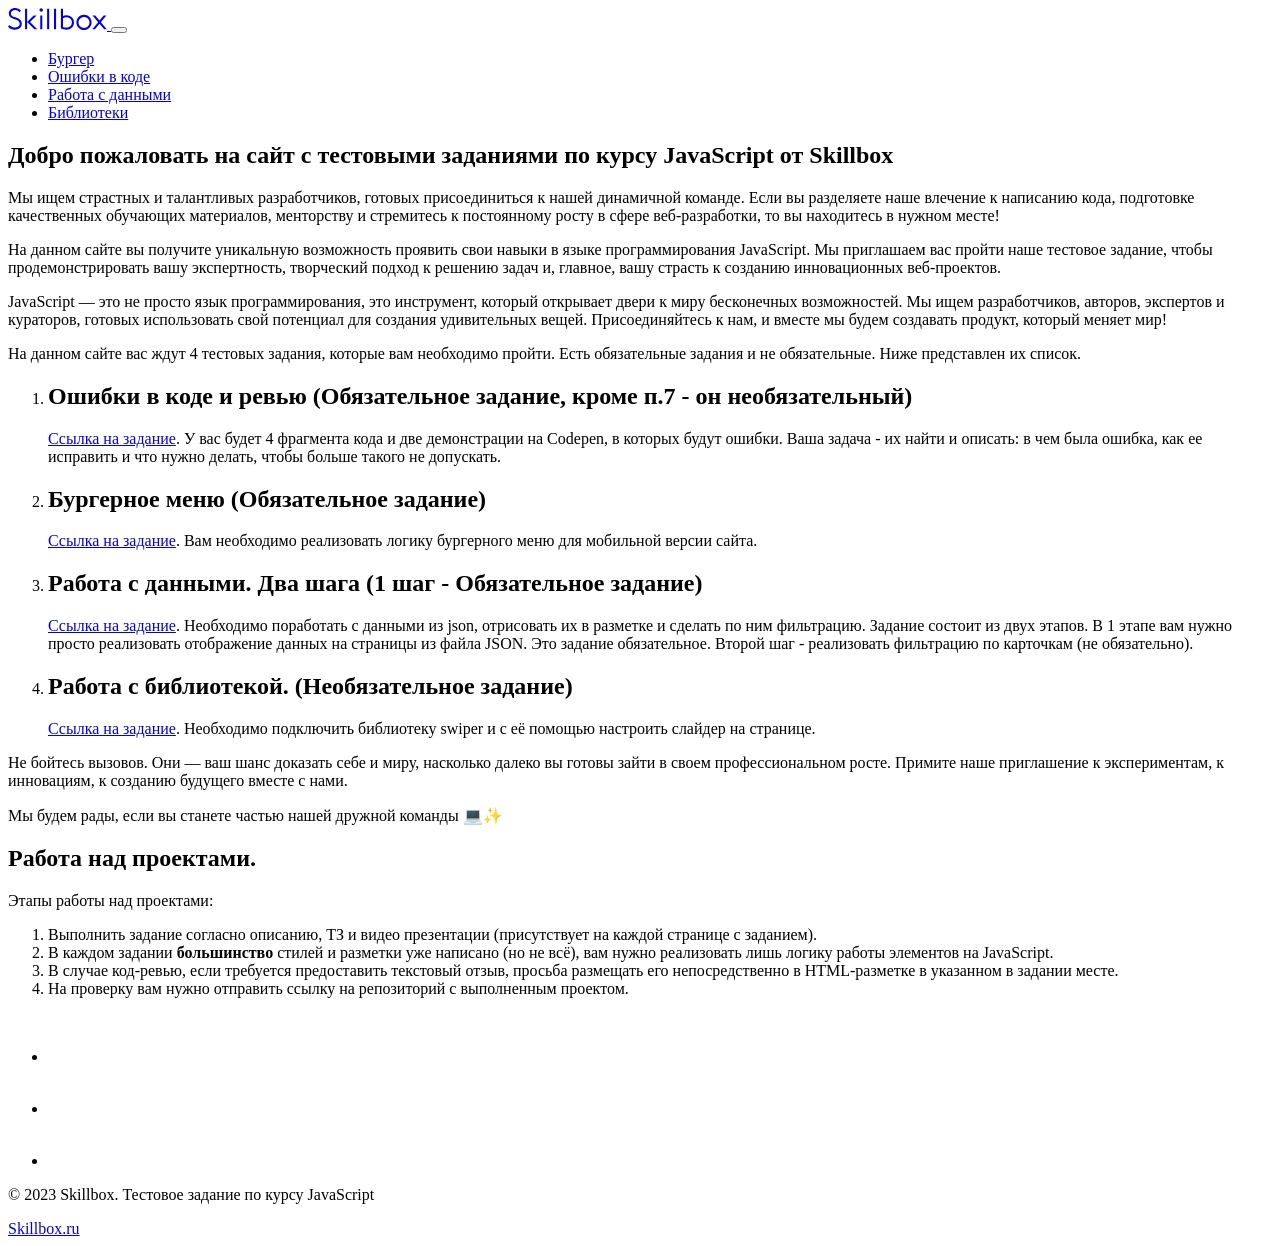
<file: index.html>
<!doctype html>
<html lang="ru">
<head>
  <meta charset="UTF-8">
  <meta name="viewport"
        content="width=device-width, user-scalable=no, initial-scale=1.0, maximum-scale=1.0, minimum-scale=1.0">
  <meta http-equiv="X-UA-Compatible" content="ie=edge">
  <link rel="apple-touch-icon" sizes="180x180" href="source/assets/favicon/apple-touch-icon.png" />
  <link rel="icon" type="image/png" sizes="32x32" href="source/assets/favicon/favicon-32x32.png" />
  <link rel="icon" type="image/png" sizes="16x16" href="source/assets/favicon/favicon-16x16.png" />
  <link rel="manifest" href="source/assets/favicon/site.webmanifest" crossorigin="use-credentials" />
  <title>Skillbox - Тестовое задание по JavaScript</title>
</head>
<body>
<div class="wrapper">
  <header class="header">
    <div class="container">
      <div class="header__content">
        <a class="header__logo link" href="index.html" aria-label="Переход на главную"
           data-header-logo="data-header-logo">
          <svg width="99" height="22" viewBox="0 0 99 22" fill="none" xmlns="http://www.w3.org/2000/svg">
            <path fill-rule="evenodd" clip-rule="evenodd"
                  d="M13.7959 15.6815C13.7959 19.1368 11.0442 21.6426 6.67334 21.6426C4.1389 21.5724 1.73709 20.4944 0 18.6476L1.46179 17.0309C2.82998 18.3336 4.43982 19.5997 6.64441 19.5997C9.0932 19.5997 11.7334 18.2264 11.7334 15.7606C11.7334 13.7126 10.1057 12.3767 6.68525 11.3233C2.78744 10.1321 0.807471 8.51546 0.807471 5.47617C0.807471 2.46836 3.35326 0 6.9805 0C9.68966 0 11.3846 1.15462 13.0344 2.63003L11.5973 4.2254C10.1508 2.94399 8.77242 2.07526 7.0809 2.07526C4.98267 2.07526 2.91166 3.42814 2.91166 5.37577C2.91166 7.14046 3.92589 8.26446 7.50633 9.36037C10.7856 10.3703 13.7959 11.9351 13.7959 15.6806V15.6815ZM31.488 1.99285C31.488 2.94049 32.256 3.70871 33.2034 3.70871C33.6584 3.70893 34.0948 3.52823 34.4165 3.20639C34.7383 2.88456 34.9189 2.44799 34.9187 1.99285C34.9187 1.04521 34.1507 0.276995 33.2034 0.276995C32.256 0.276995 31.488 1.04521 31.488 1.99285ZM48.0876 0.628674H46.0199V21.3037H48.0876V0.628674ZM52.9131 20.6155C52.9131 20.6155 54.186 21.6493 58.4267 21.6493L58.4241 21.6485C62.6104 21.6485 66.0079 18.587 66.0079 14.4042C66.0079 10.2213 62.6129 7.17183 58.4267 7.17183C57.2392 7.14003 56.0603 7.38105 54.9807 7.87634V0.628674H52.9131V20.6155ZM68.4219 14.4223C68.4216 18.607 71.8138 21.9996 75.9988 22.0001C80.184 22.0001 83.577 18.6078 83.5774 14.4229C83.5774 10.2382 80.1849 6.84586 75.9999 6.8457C71.815 6.84555 68.4222 10.2377 68.4219 14.4223ZM96.115 21.3101H98.8139L92.8468 14.2028L98.4115 7.53711H95.7279L91.5016 12.5998L87.2541 7.53711H84.5552L90.1598 14.2121L84.2344 21.3101H86.9172L91.5042 15.8152L96.115 21.3101ZM76.0118 8.89146C73.7799 8.89112 71.7675 10.2354 70.9133 12.2973C70.059 14.3593 70.531 16.7328 72.1092 18.311C73.6874 19.8892 76.061 20.3613 78.1229 19.507C80.1849 18.6527 81.5292 16.6404 81.5288 14.4085C81.5283 11.3617 79.0586 8.89193 76.0118 8.89146ZM58.4264 9.24374C57.1917 9.2611 55.9908 9.65017 54.9804 10.3602V18.8937C56.0513 19.4142 57.2378 19.6515 58.4264 19.583C61.4708 19.583 63.94 17.4556 63.94 14.4134C63.94 11.3712 61.4683 9.24289 58.4239 9.24289L58.4264 9.24374ZM39.1289 0.628906H41.1965V21.3039H39.1289V0.628906ZM26.3769 21.3055L19.1445 14.0731L25.6919 7.52148H28.6155L22.0681 14.0731L29.3005 21.3055H26.3769ZM17.0704 0.628674V21.3037H19.138V0.628674H17.0704ZM32.2422 21.3055H34.3098V7.52148H32.2422V21.3055Z"
                  fill="currentColor"/>
          </svg>
        </a>
        <button class="header__sandwich sandwich" type="button" aria-label="Переключатель отображения меню"
                aria-pressed="false" data-sandwich="data-sandwich">
          <span class="sandwich__menu"></span>
        </button>
        <nav class="main-nav" data-main-nav="nav">
          <ul class="main-nav__list">
            <li class="main-nav__item" data-nav-item="item">
              <a class="main-nav__link link link--radius-right" href="burger.html">Бургер</a>
            </li>
            <li class="main-nav__item" data-nav-item="item">
              <a class="main-nav__link link" href="review.html">Ошибки в коде</a>
            </li>
            <li class="main-nav__item" data-nav-item="item">
              <a class="main-nav__link link" href="data.html">Работа с данными</a>
            </li>
            <li class="main-nav__item" data-nav-item="item">
              <a class="main-nav__link link link--radius-small" href="library.html">Библиотеки</a>
            </li>
          </ul>
        </nav>
      </div>
    </div>
  </header>
  <main>
    <section class="page-content">
      <div class="container">
        <h1 class="page-content__title">Добро пожаловать на сайт с тестовыми заданиями по курсу JavaScript от Skillbox</h1>
        <div class="page-content__text-block">
          <p>Мы ищем страстных и талантливых разработчиков, готовых присоединиться к нашей динамичной команде. Если вы разделяете наше влечение к написанию кода, подготовке качественных обучающих материалов, менторству и стремитесь к постоянному росту в сфере веб-разработки, то вы находитесь в нужном месте!</p>
          <p>На данном сайте вы получите уникальную возможность проявить свои навыки в языке программирования JavaScript. Мы приглашаем вас пройти наше тестовое задание, чтобы продемонстрировать вашу экспертность, творческий подход к решению задач и, главное, вашу страсть к созданию инновационных веб-проектов.</p>
          <p>JavaScript — это не просто язык программирования, это инструмент, который открывает двери к миру бесконечных возможностей. Мы ищем разработчиков, авторов, экспертов и кураторов, готовых использовать свой потенциал для создания удивительных вещей. Присоединяйтесь к нам, и вместе мы будем создавать продукт, который меняет мир!</p>
          <p>На данном сайте вас ждут 4 тестовых задания, которые вам необходимо пройти. Есть обязательные задания и не обязательные. Ниже представлен их список.</p>
          <ol>
            <li>
              <h2>Ошибки в коде и ревью (Обязательное задание, кроме п.7 - он необязательный)</h2>
              <p><a href="review.html">Ссылка на задание</a>. У вас будет 4 фрагмента кода и две демонстрации на Codepen, в которых будут ошибки. Ваша задача - их найти и описать: в чем была ошибка, как ее исправить и что нужно делать, чтобы больше такого не допускать.</p>
            </li>
            <li>
              <h2>Бургерное меню (Обязательное задание)</h2>
              <p><a href="burger.html">Ссылка на задание</a>. Вам необходимо реализовать логику бургерного меню для мобильной версии сайта.</p>
            </li>
            <li>
              <h2>Работа с данными. Два шага (1 шаг - Обязательное задание)</h2>
              <p><a href="data.html">Ссылка на задание</a>. Необходимо поработать с данными из json, отрисовать их в разметке и сделать по ним фильтрацию. Задание состоит из двух этапов. В 1 этапе вам нужно просто реализовать отображение данных на страницы из файла JSON. Это задание обязательное. Второй шаг - реализовать фильтрацию по карточкам (не обязательно).</p>
            </li>
            <li>
              <h2>Работа с библиотекой. (Необязательное задание)</h2>
              <p><a href="library.html">Ссылка на задание</a>. Необходимо подключить библиотеку swiper и с её помощью настроить слайдер на странице.</p>
            </li>
          </ol>
          <p>Не бойтесь вызовов. Они — ваш шанс доказать себе и миру, насколько далеко вы готовы зайти в своем профессиональном росте. Примите наше приглашение к экспериментам, к инновациям, к созданию будущего вместе с нами.</p>
          <p>Мы будем рады, если вы станете частью нашей дружной команды 💻✨</p>
          <h2>Работа над проектами.</h2>
          <p>Этапы работы над проектами:</p>
          <ol>
            <li>Выполнить задание согласно описанию, ТЗ и видео презентации (присутствует на каждой странице с заданием).</li>
            <li>В каждом задании <b>большинство</b> стилей и разметки уже написано (но не всё), вам нужно реализовать лишь логику работы элементов на JavaScript.</li>
            <li>В случае код-ревью, если требуется предоставить текстовый отзыв, просьба размещать его непосредственно в HTML-разметке в указанном в задании месте.</li>
            <li>На проверку вам нужно отправить ссылку на репозиторий с выполненным проектом.</li>
          </ol>
        </div>
      </div>
    </section>
  </main>
  <footer class="footer">
    <div class="container">
      <ul class="social">
        <li class="social__item">
          <a class="social__link" href="https://vk.com/skillbox_education">
            <svg width="48" height="48" viewBox="0 0 48 48" fill="none" xmlns="http://www.w3.org/2000/svg">
              <path d="M25.5401 34.5796C14.6001 34.5796 8.3601 27.0796 8.1001 14.5996H13.5801C13.7601 23.7596 17.8001 27.6396 21.0001 28.4396V14.5996H26.1601V22.4996C29.3201 22.1596 32.6401 18.5596 33.7601 14.5996H38.9201C38.4981 16.6534 37.6568 18.598 36.4489 20.3118C35.241 22.0255 33.6924 23.4716 31.9001 24.5596C33.9007 25.5537 35.6678 26.9608 37.0848 28.688C38.5017 30.4152 39.5362 32.4232 40.1201 34.5796H34.4401C33.916 32.7066 32.8507 31.03 31.3777 29.7599C29.9048 28.4898 28.0898 27.6826 26.1601 27.4396V34.5796H25.5401Z"
                    fill="white"/>
            </svg>
          </a>
        </li>
        <li class="social__item">
          <a class="social__link social__link--youtube" href="https://www.youtube.com/channel/UC2FJq-Rr7v4SlKAoM7x0ZhA">
            <svg width="48" height="48" viewBox="0 0 48 48" fill="none" xmlns="http://www.w3.org/2000/svg">
              <path fill-rule="evenodd" clip-rule="evenodd"
                    d="M8.9167 9.47017C5.94592 9.61735 3.55956 11.9435 3.36676 14.9117C3.18205 17.7554 3 21.2545 3 24C3 26.7455 3.18205 30.2446 3.36676 33.0883C3.55956 36.0565 5.94592 38.3827 8.9167 38.5298C13.2186 38.743 19.3672 39 24 39C28.6328 39 34.7814 38.743 39.0833 38.5298C42.0541 38.3827 44.4404 36.0565 44.6332 33.0883C44.818 30.2446 45 26.7455 45 24C45 21.2545 44.818 17.7554 44.6332 14.9117C44.4404 11.9435 42.0541 9.61735 39.0833 9.47017C34.7814 9.25704 28.6328 9 24 9C19.3672 9 13.2186 9.25704 8.9167 9.47017ZM31.5 24L19.5 30V18L31.5 24Z"
                    fill="white"/>
            </svg>
          </a>
        </li>
        <li class="social__item">
          <a class="social__link social__link--telegram" href="tg://resolve?domain=skillboxru">
            <svg width="48" height="48" viewBox="0 0 48 48" fill="none" xmlns="http://www.w3.org/2000/svg">
              <path d="M36.9757 13.2449C37.2016 11.749 35.8135 10.5683 34.5155 11.1523L8.66123 22.7833C7.73035 23.2021 7.79844 24.6468 8.76391 24.9618L14.0957 26.7015C15.1133 27.0336 16.2152 26.8619 17.1038 26.2329L29.1246 17.7234C29.4871 17.4668 29.8822 17.9949 29.5725 18.322L20.9197 27.4629C20.0803 28.3496 20.2469 29.8521 21.2566 30.5009L30.9444 36.7257C32.0309 37.4239 33.4288 36.7225 33.632 35.3771L36.9757 13.2449Z"
                    fill="white"/>
            </svg>
          </a>
        </li>
      </ul>
      <p class="footer__copyright">© 2023 Skillbox. Тестовое&nbsp;задание&nbsp;по&nbsp;курсу&nbsp;JavaScript</p>
      <a class="footer__link" target="_blank" href="https://skillbox.ru">Skillbox.ru</a>
    </div>
  </footer>
</div>
<script type="module" src="source/script/main.js"></script>
</body>
</html>
</file>
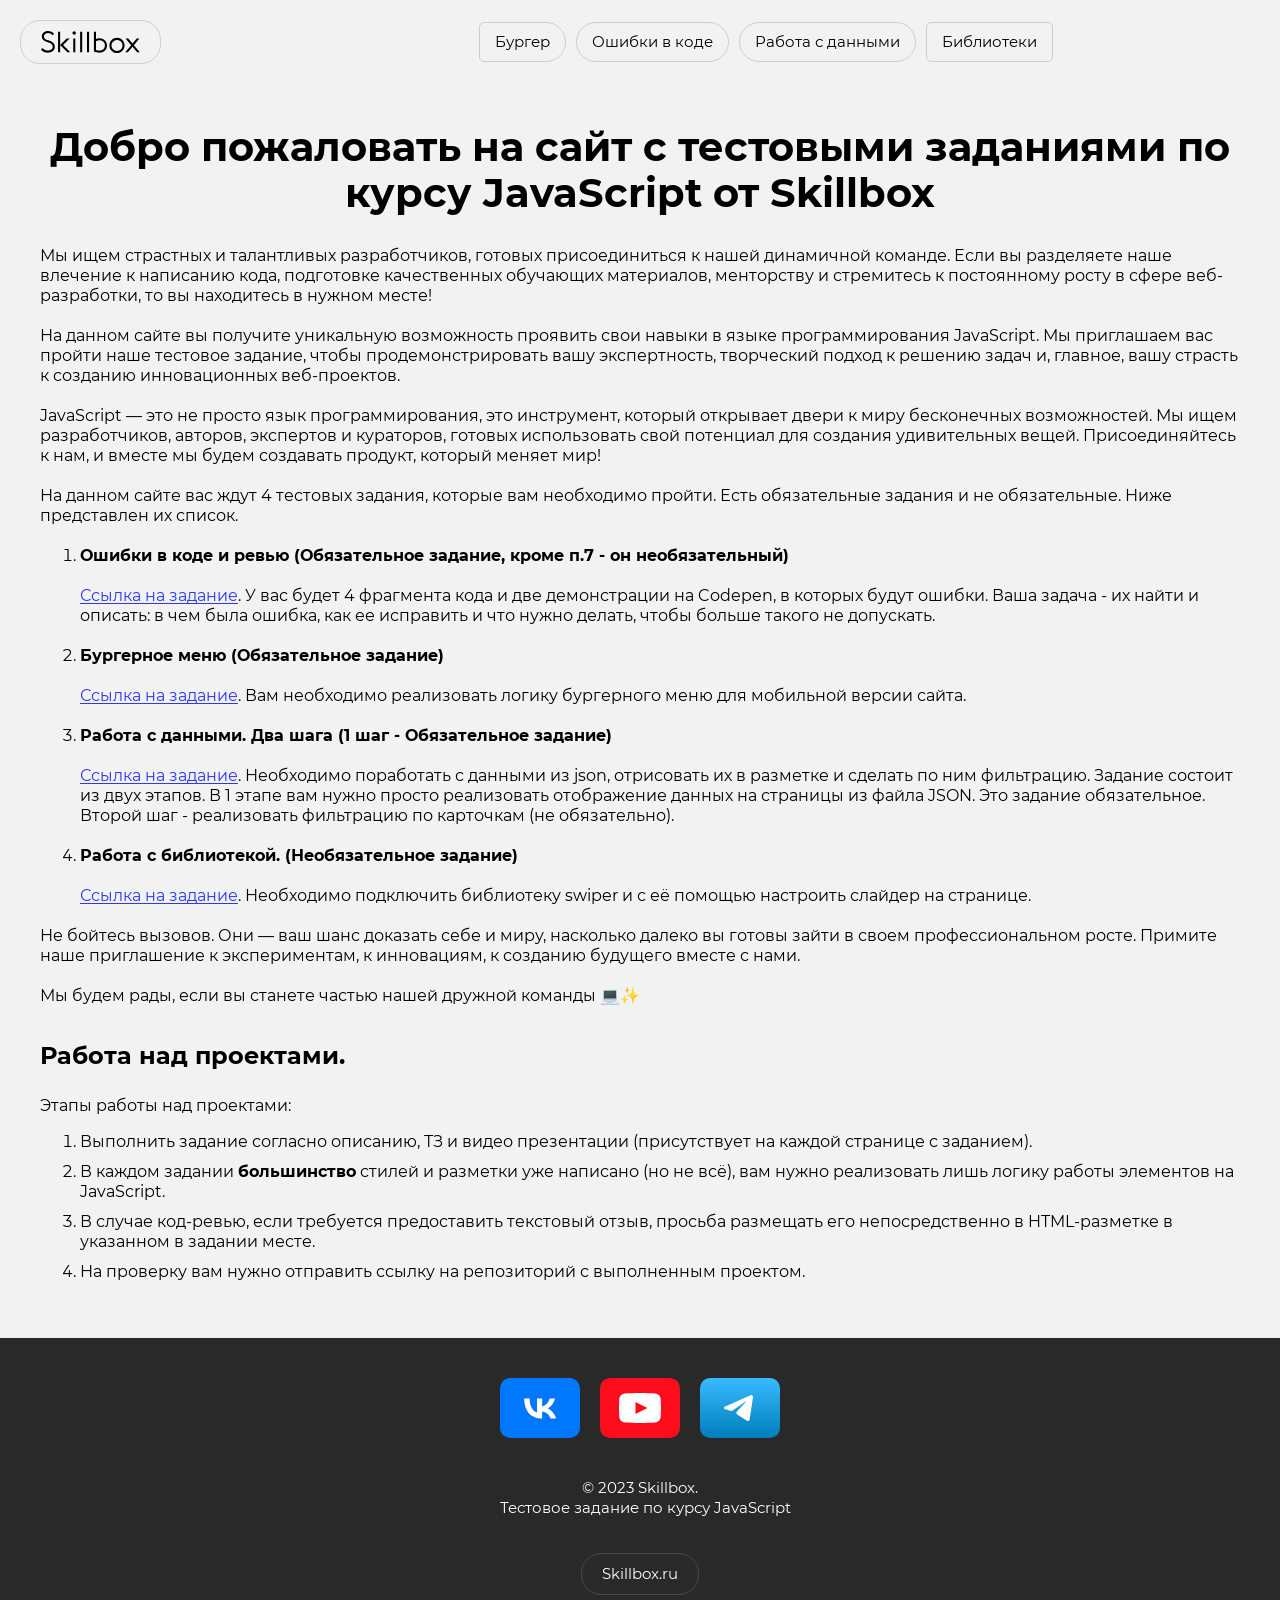
<file: docs/index.html>
<!doctype html>
<html lang="ru">
<head>
  <meta charset="UTF-8">
  <meta name="viewport"
        content="width=device-width, user-scalable=no, initial-scale=1.0, maximum-scale=1.0, minimum-scale=1.0">
  <meta http-equiv="X-UA-Compatible" content="ie=edge">
  <link rel="apple-touch-icon" sizes="180x180" href="./assets/apple-touch-icon-CLQ2KQKN.png" />
  <link rel="icon" type="image/png" sizes="32x32" href="./assets/favicon-32x32-XQFJK32F.png" />
  <link rel="icon" type="image/png" sizes="16x16" href="./assets/favicon-16x16-Bjxjph1Z.png" />
  <link rel="manifest" href="./assets/site-B9Ae890R.webmanifest" crossorigin="use-credentials" />
  <title>Skillbox - Тестовое задание по JavaScript</title>
  <script type="module" crossorigin src="./assets/main-D27xYi_9.js"></script>
  <link rel="stylesheet" crossorigin href="./assets/main-1blRdoSL.css">
</head>
<body>
<div class="wrapper">
  <header class="header">
    <div class="container">
      <div class="header__content">
        <a class="header__logo link" href="index.html" aria-label="Переход на главную"
           data-header-logo="data-header-logo">
          <svg width="99" height="22" viewBox="0 0 99 22" fill="none" xmlns="http://www.w3.org/2000/svg">
            <path fill-rule="evenodd" clip-rule="evenodd"
                  d="M13.7959 15.6815C13.7959 19.1368 11.0442 21.6426 6.67334 21.6426C4.1389 21.5724 1.73709 20.4944 0 18.6476L1.46179 17.0309C2.82998 18.3336 4.43982 19.5997 6.64441 19.5997C9.0932 19.5997 11.7334 18.2264 11.7334 15.7606C11.7334 13.7126 10.1057 12.3767 6.68525 11.3233C2.78744 10.1321 0.807471 8.51546 0.807471 5.47617C0.807471 2.46836 3.35326 0 6.9805 0C9.68966 0 11.3846 1.15462 13.0344 2.63003L11.5973 4.2254C10.1508 2.94399 8.77242 2.07526 7.0809 2.07526C4.98267 2.07526 2.91166 3.42814 2.91166 5.37577C2.91166 7.14046 3.92589 8.26446 7.50633 9.36037C10.7856 10.3703 13.7959 11.9351 13.7959 15.6806V15.6815ZM31.488 1.99285C31.488 2.94049 32.256 3.70871 33.2034 3.70871C33.6584 3.70893 34.0948 3.52823 34.4165 3.20639C34.7383 2.88456 34.9189 2.44799 34.9187 1.99285C34.9187 1.04521 34.1507 0.276995 33.2034 0.276995C32.256 0.276995 31.488 1.04521 31.488 1.99285ZM48.0876 0.628674H46.0199V21.3037H48.0876V0.628674ZM52.9131 20.6155C52.9131 20.6155 54.186 21.6493 58.4267 21.6493L58.4241 21.6485C62.6104 21.6485 66.0079 18.587 66.0079 14.4042C66.0079 10.2213 62.6129 7.17183 58.4267 7.17183C57.2392 7.14003 56.0603 7.38105 54.9807 7.87634V0.628674H52.9131V20.6155ZM68.4219 14.4223C68.4216 18.607 71.8138 21.9996 75.9988 22.0001C80.184 22.0001 83.577 18.6078 83.5774 14.4229C83.5774 10.2382 80.1849 6.84586 75.9999 6.8457C71.815 6.84555 68.4222 10.2377 68.4219 14.4223ZM96.115 21.3101H98.8139L92.8468 14.2028L98.4115 7.53711H95.7279L91.5016 12.5998L87.2541 7.53711H84.5552L90.1598 14.2121L84.2344 21.3101H86.9172L91.5042 15.8152L96.115 21.3101ZM76.0118 8.89146C73.7799 8.89112 71.7675 10.2354 70.9133 12.2973C70.059 14.3593 70.531 16.7328 72.1092 18.311C73.6874 19.8892 76.061 20.3613 78.1229 19.507C80.1849 18.6527 81.5292 16.6404 81.5288 14.4085C81.5283 11.3617 79.0586 8.89193 76.0118 8.89146ZM58.4264 9.24374C57.1917 9.2611 55.9908 9.65017 54.9804 10.3602V18.8937C56.0513 19.4142 57.2378 19.6515 58.4264 19.583C61.4708 19.583 63.94 17.4556 63.94 14.4134C63.94 11.3712 61.4683 9.24289 58.4239 9.24289L58.4264 9.24374ZM39.1289 0.628906H41.1965V21.3039H39.1289V0.628906ZM26.3769 21.3055L19.1445 14.0731L25.6919 7.52148H28.6155L22.0681 14.0731L29.3005 21.3055H26.3769ZM17.0704 0.628674V21.3037H19.138V0.628674H17.0704ZM32.2422 21.3055H34.3098V7.52148H32.2422V21.3055Z"
                  fill="currentColor"/>
          </svg>
        </a>
        <button class="header__sandwich sandwich" type="button" aria-label="Переключатель отображения меню"
                aria-pressed="false" data-sandwich="data-sandwich">
          <span class="sandwich__menu"></span>
        </button>
        <nav class="main-nav" data-main-nav="nav">
          <ul class="main-nav__list">
            <li class="main-nav__item" data-nav-item="item">
              <a class="main-nav__link link link--radius-right" href="burger.html">Бургер</a>
            </li>
            <li class="main-nav__item" data-nav-item="item">
              <a class="main-nav__link link" href="review.html">Ошибки в коде</a>
            </li>
            <li class="main-nav__item" data-nav-item="item">
              <a class="main-nav__link link" href="data.html">Работа с данными</a>
            </li>
            <li class="main-nav__item" data-nav-item="item">
              <a class="main-nav__link link link--radius-small" href="library.html">Библиотеки</a>
            </li>
          </ul>
        </nav>
      </div>
    </div>
  </header>
  <main>
    <section class="page-content">
      <div class="container">
        <h1 class="page-content__title">Добро пожаловать на сайт с тестовыми заданиями по курсу JavaScript от Skillbox</h1>
        <div class="page-content__text-block">
          <p>Мы ищем страстных и талантливых разработчиков, готовых присоединиться к нашей динамичной команде. Если вы разделяете наше влечение к написанию кода, подготовке качественных обучающих материалов, менторству и стремитесь к постоянному росту в сфере веб-разработки, то вы находитесь в нужном месте!</p>
          <p>На данном сайте вы получите уникальную возможность проявить свои навыки в языке программирования JavaScript. Мы приглашаем вас пройти наше тестовое задание, чтобы продемонстрировать вашу экспертность, творческий подход к решению задач и, главное, вашу страсть к созданию инновационных веб-проектов.</p>
          <p>JavaScript — это не просто язык программирования, это инструмент, который открывает двери к миру бесконечных возможностей. Мы ищем разработчиков, авторов, экспертов и кураторов, готовых использовать свой потенциал для создания удивительных вещей. Присоединяйтесь к нам, и вместе мы будем создавать продукт, который меняет мир!</p>
          <p>На данном сайте вас ждут 4 тестовых задания, которые вам необходимо пройти. Есть обязательные задания и не обязательные. Ниже представлен их список.</p>
          <ol>
            <li>
              <h2>Ошибки в коде и ревью (Обязательное задание, кроме п.7 - он необязательный)</h2>
              <p><a href="review.html">Ссылка на задание</a>. У вас будет 4 фрагмента кода и две демонстрации на Codepen, в которых будут ошибки. Ваша задача - их найти и описать: в чем была ошибка, как ее исправить и что нужно делать, чтобы больше такого не допускать.</p>
            </li>
            <li>
              <h2>Бургерное меню (Обязательное задание)</h2>
              <p><a href="burger.html">Ссылка на задание</a>. Вам необходимо реализовать логику бургерного меню для мобильной версии сайта.</p>
            </li>
            <li>
              <h2>Работа с данными. Два шага (1 шаг - Обязательное задание)</h2>
              <p><a href="data.html">Ссылка на задание</a>. Необходимо поработать с данными из json, отрисовать их в разметке и сделать по ним фильтрацию. Задание состоит из двух этапов. В 1 этапе вам нужно просто реализовать отображение данных на страницы из файла JSON. Это задание обязательное. Второй шаг - реализовать фильтрацию по карточкам (не обязательно).</p>
            </li>
            <li>
              <h2>Работа с библиотекой. (Необязательное задание)</h2>
              <p><a href="library.html">Ссылка на задание</a>. Необходимо подключить библиотеку swiper и с её помощью настроить слайдер на странице.</p>
            </li>
          </ol>
          <p>Не бойтесь вызовов. Они — ваш шанс доказать себе и миру, насколько далеко вы готовы зайти в своем профессиональном росте. Примите наше приглашение к экспериментам, к инновациям, к созданию будущего вместе с нами.</p>
          <p>Мы будем рады, если вы станете частью нашей дружной команды 💻✨</p>
          <h2>Работа над проектами.</h2>
          <p>Этапы работы над проектами:</p>
          <ol>
            <li>Выполнить задание согласно описанию, ТЗ и видео презентации (присутствует на каждой странице с заданием).</li>
            <li>В каждом задании <b>большинство</b> стилей и разметки уже написано (но не всё), вам нужно реализовать лишь логику работы элементов на JavaScript.</li>
            <li>В случае код-ревью, если требуется предоставить текстовый отзыв, просьба размещать его непосредственно в HTML-разметке в указанном в задании месте.</li>
            <li>На проверку вам нужно отправить ссылку на репозиторий с выполненным проектом.</li>
          </ol>
        </div>
      </div>
    </section>
  </main>
  <footer class="footer">
    <div class="container">
      <ul class="social">
        <li class="social__item">
          <a class="social__link" href="https://vk.com/skillbox_education">
            <svg width="48" height="48" viewBox="0 0 48 48" fill="none" xmlns="http://www.w3.org/2000/svg">
              <path d="M25.5401 34.5796C14.6001 34.5796 8.3601 27.0796 8.1001 14.5996H13.5801C13.7601 23.7596 17.8001 27.6396 21.0001 28.4396V14.5996H26.1601V22.4996C29.3201 22.1596 32.6401 18.5596 33.7601 14.5996H38.9201C38.4981 16.6534 37.6568 18.598 36.4489 20.3118C35.241 22.0255 33.6924 23.4716 31.9001 24.5596C33.9007 25.5537 35.6678 26.9608 37.0848 28.688C38.5017 30.4152 39.5362 32.4232 40.1201 34.5796H34.4401C33.916 32.7066 32.8507 31.03 31.3777 29.7599C29.9048 28.4898 28.0898 27.6826 26.1601 27.4396V34.5796H25.5401Z"
                    fill="white"/>
            </svg>
          </a>
        </li>
        <li class="social__item">
          <a class="social__link social__link--youtube" href="https://www.youtube.com/channel/UC2FJq-Rr7v4SlKAoM7x0ZhA">
            <svg width="48" height="48" viewBox="0 0 48 48" fill="none" xmlns="http://www.w3.org/2000/svg">
              <path fill-rule="evenodd" clip-rule="evenodd"
                    d="M8.9167 9.47017C5.94592 9.61735 3.55956 11.9435 3.36676 14.9117C3.18205 17.7554 3 21.2545 3 24C3 26.7455 3.18205 30.2446 3.36676 33.0883C3.55956 36.0565 5.94592 38.3827 8.9167 38.5298C13.2186 38.743 19.3672 39 24 39C28.6328 39 34.7814 38.743 39.0833 38.5298C42.0541 38.3827 44.4404 36.0565 44.6332 33.0883C44.818 30.2446 45 26.7455 45 24C45 21.2545 44.818 17.7554 44.6332 14.9117C44.4404 11.9435 42.0541 9.61735 39.0833 9.47017C34.7814 9.25704 28.6328 9 24 9C19.3672 9 13.2186 9.25704 8.9167 9.47017ZM31.5 24L19.5 30V18L31.5 24Z"
                    fill="white"/>
            </svg>
          </a>
        </li>
        <li class="social__item">
          <a class="social__link social__link--telegram" href="tg://resolve?domain=skillboxru">
            <svg width="48" height="48" viewBox="0 0 48 48" fill="none" xmlns="http://www.w3.org/2000/svg">
              <path d="M36.9757 13.2449C37.2016 11.749 35.8135 10.5683 34.5155 11.1523L8.66123 22.7833C7.73035 23.2021 7.79844 24.6468 8.76391 24.9618L14.0957 26.7015C15.1133 27.0336 16.2152 26.8619 17.1038 26.2329L29.1246 17.7234C29.4871 17.4668 29.8822 17.9949 29.5725 18.322L20.9197 27.4629C20.0803 28.3496 20.2469 29.8521 21.2566 30.5009L30.9444 36.7257C32.0309 37.4239 33.4288 36.7225 33.632 35.3771L36.9757 13.2449Z"
                    fill="white"/>
            </svg>
          </a>
        </li>
      </ul>
      <p class="footer__copyright">© 2023 Skillbox. Тестовое&nbsp;задание&nbsp;по&nbsp;курсу&nbsp;JavaScript</p>
      <a class="footer__link" target="_blank" href="https://skillbox.ru">Skillbox.ru</a>
    </div>
  </footer>
</div>
</body>
</html>
</file>
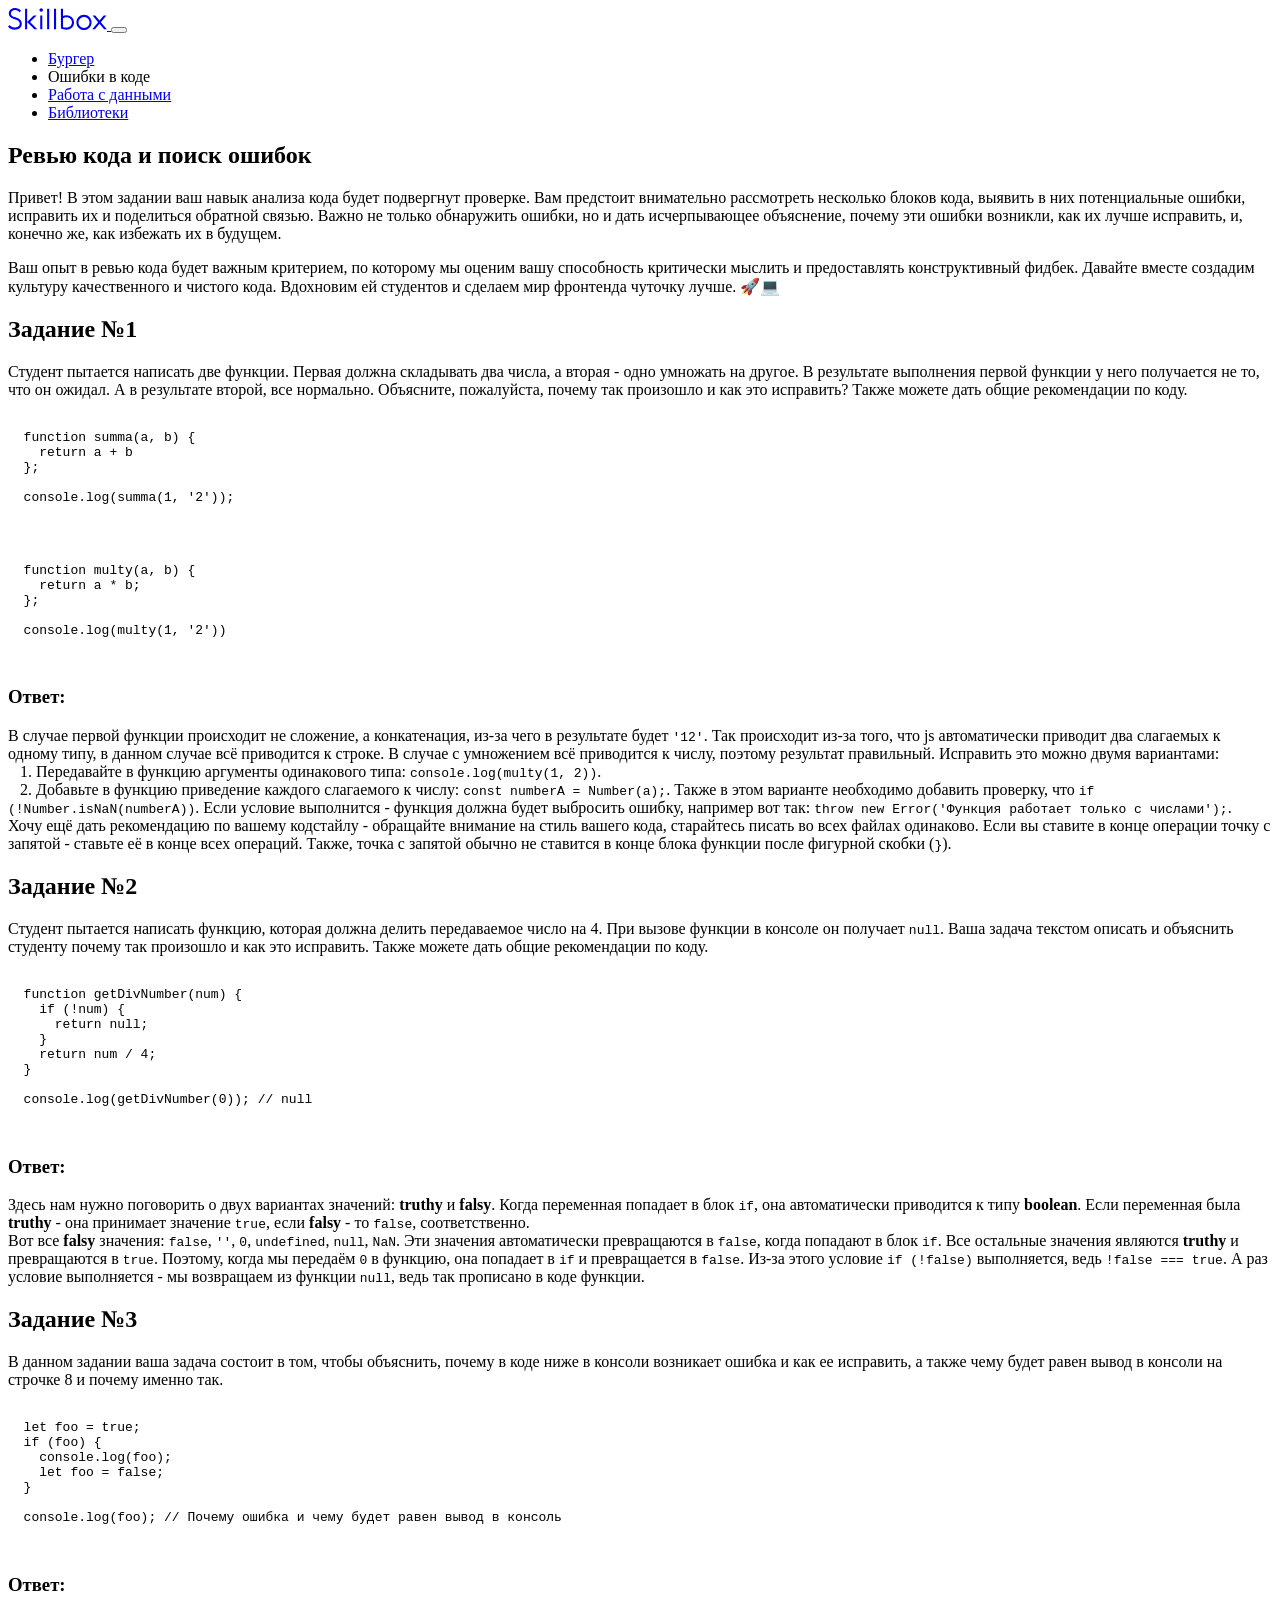
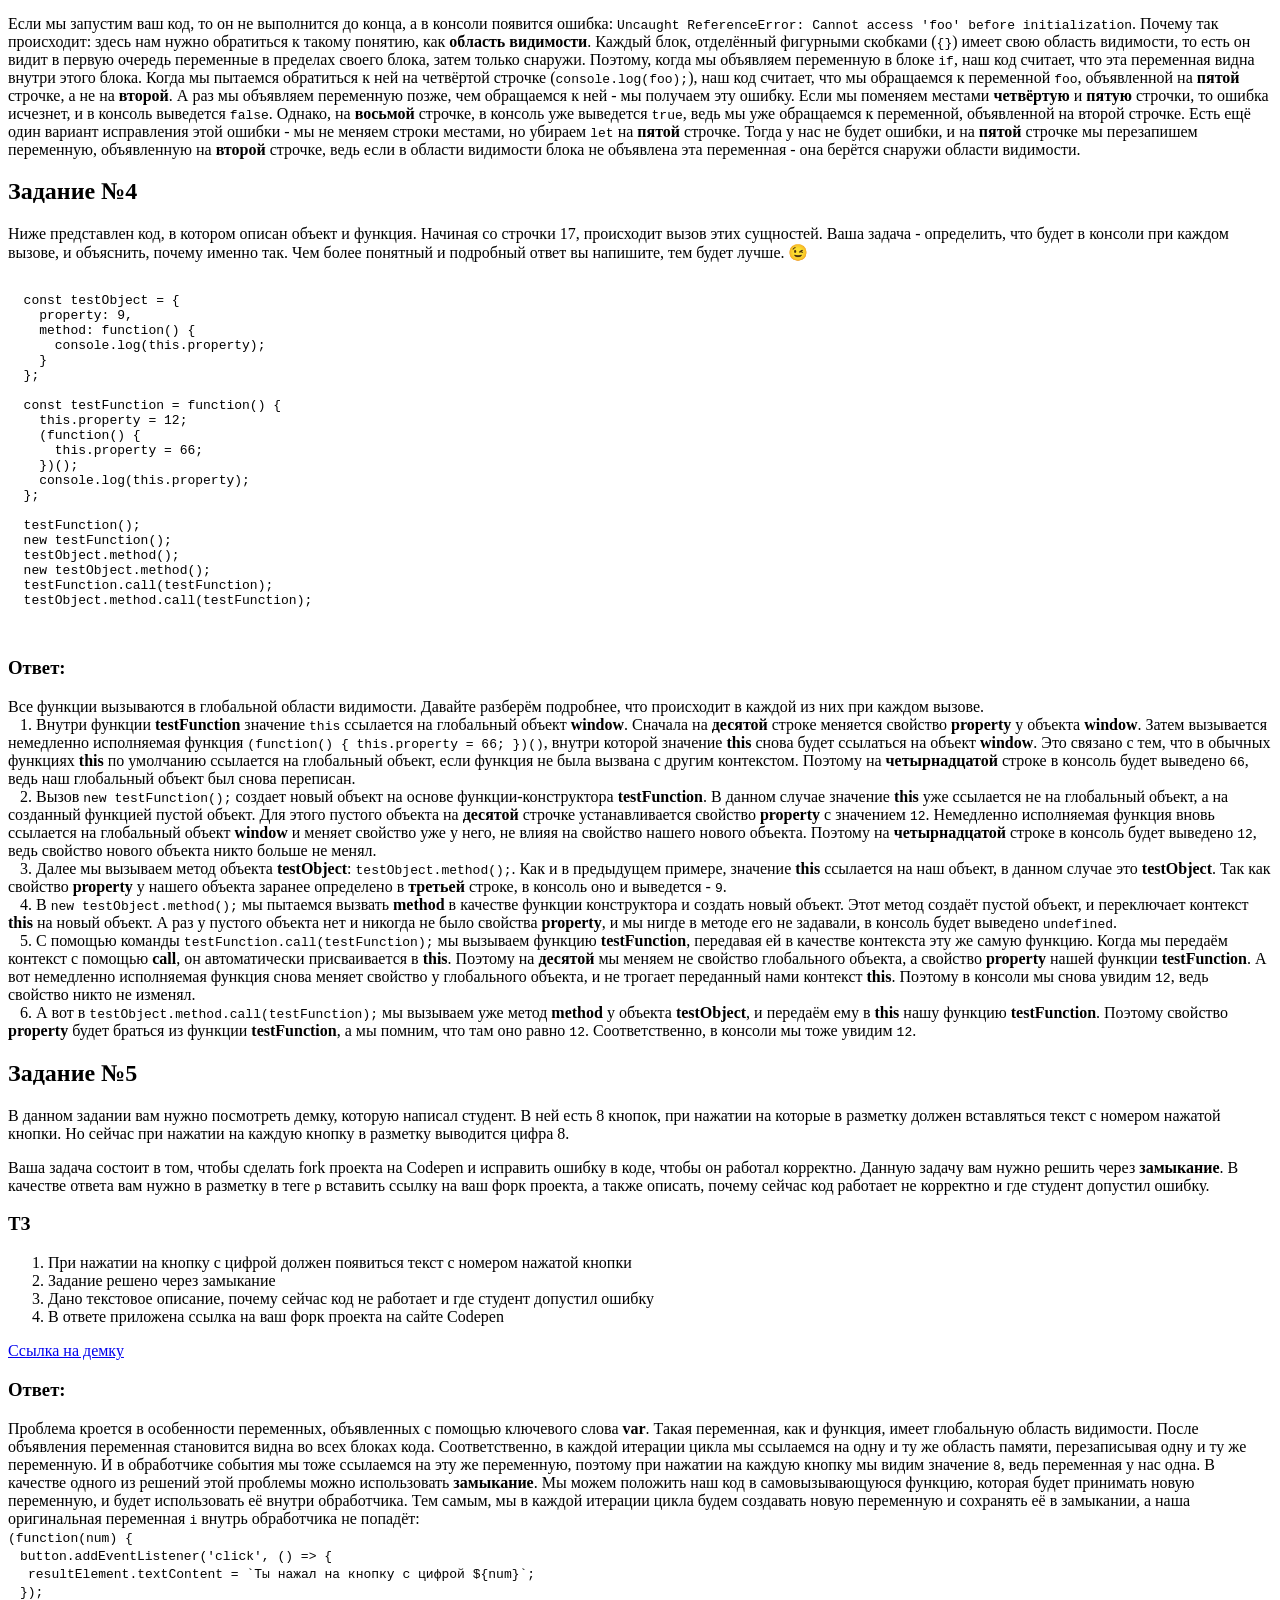
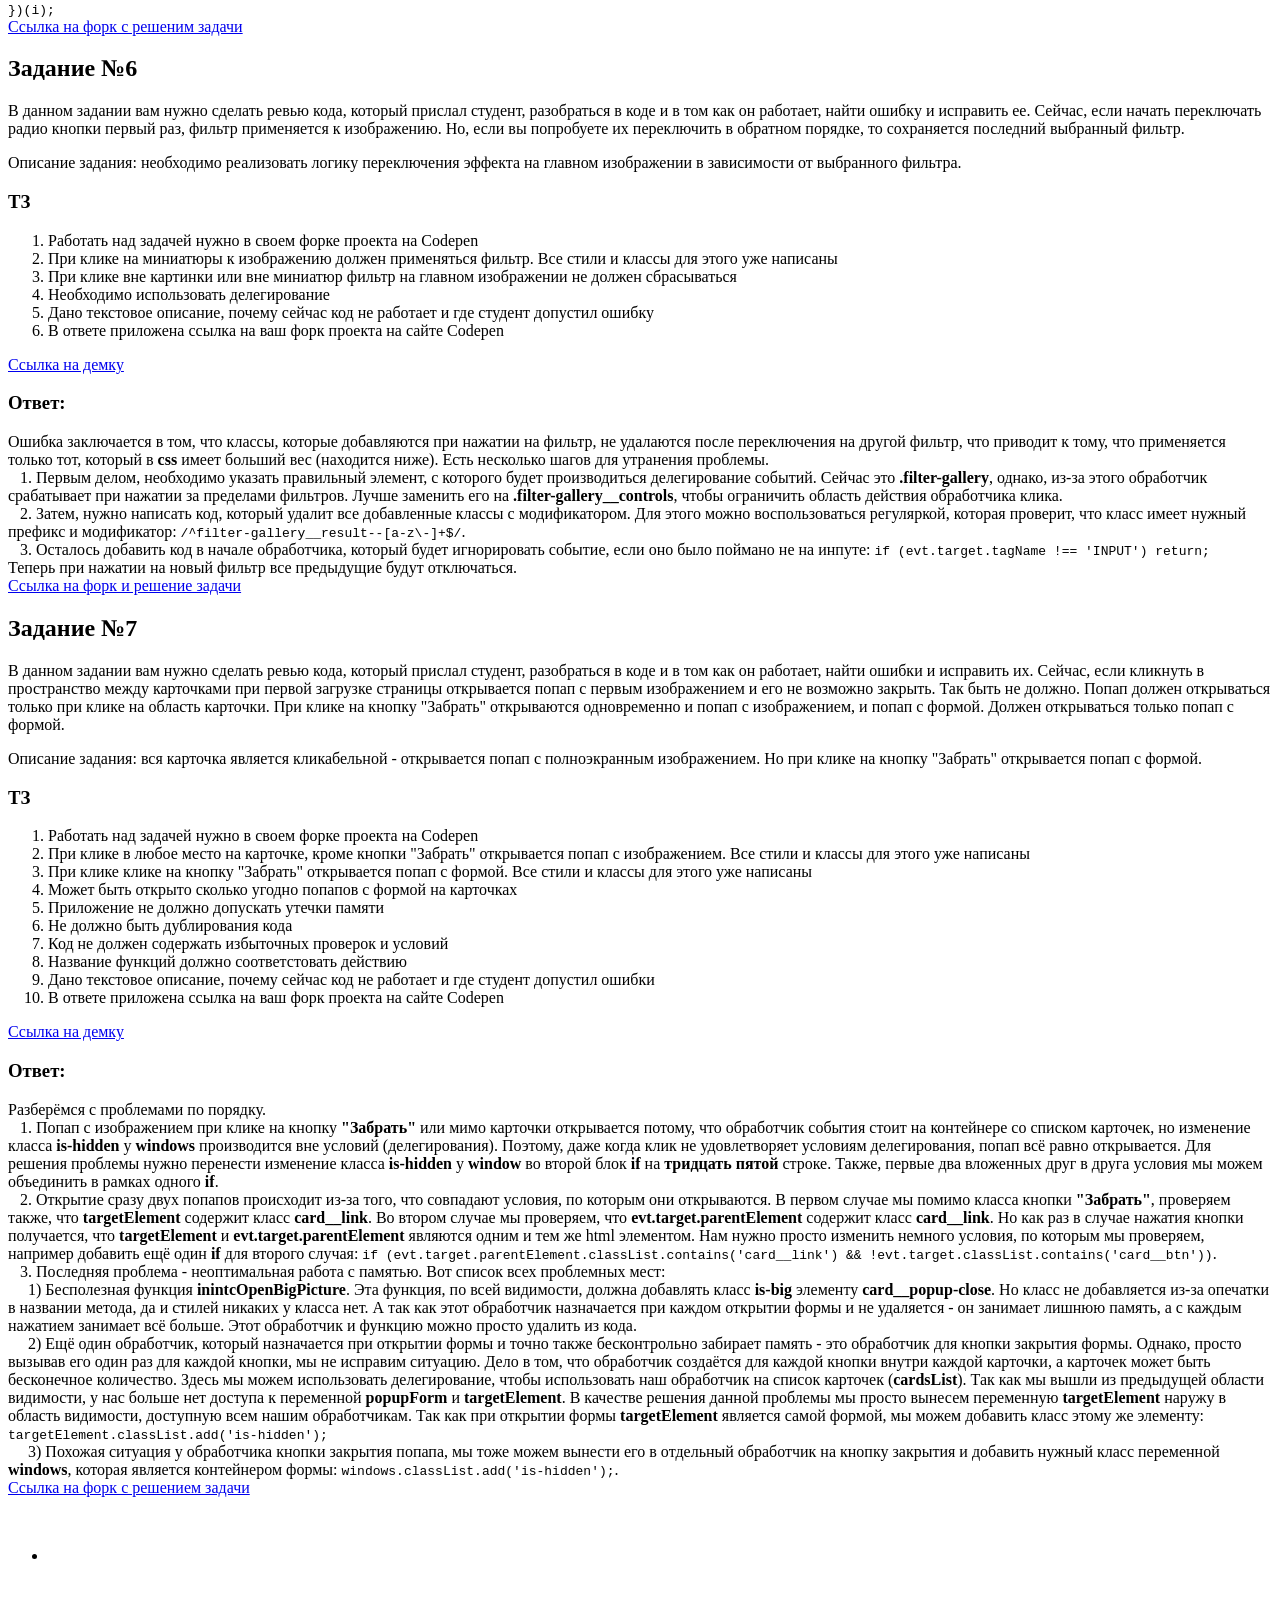
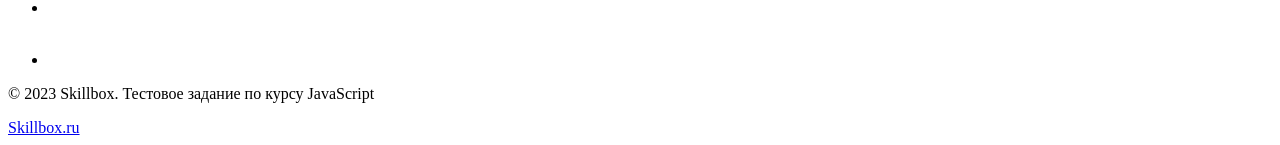
<file: review.html>
<!doctype html>
<html lang="ru">
<head>
  <meta charset="UTF-8">
  <meta name="viewport"
        content="width=device-width, user-scalable=no, initial-scale=1.0, maximum-scale=1.0, minimum-scale=1.0">
  <meta http-equiv="X-UA-Compatible" content="ie=edge">
  <link rel="apple-touch-icon" sizes="180x180" href="source/assets/favicon/apple-touch-icon.png"/>
  <link rel="icon" type="image/png" sizes="32x32" href="source/assets/favicon/favicon-32x32.png"/>
  <link rel="icon" type="image/png" sizes="16x16" href="source/assets/favicon/favicon-16x16.png"/>
  <link rel="manifest" href="source/assets/favicon/site.webmanifest" crossorigin="use-credentials"/>
  <title>Skillbox - Тестовое задание по JavaScript</title>
</head>
<body class="line-numbers">
<div class="wrapper">
  <header class="header">
    <div class="container">
      <div class="header__content">
        <a class="header__logo link" href="index.html" aria-label="Переход на главную"
           data-header-logo="data-header-logo">
          <svg width="99" height="22" viewBox="0 0 99 22" fill="none" xmlns="http://www.w3.org/2000/svg">
            <path fill-rule="evenodd" clip-rule="evenodd"
                  d="M13.7959 15.6815C13.7959 19.1368 11.0442 21.6426 6.67334 21.6426C4.1389 21.5724 1.73709 20.4944 0 18.6476L1.46179 17.0309C2.82998 18.3336 4.43982 19.5997 6.64441 19.5997C9.0932 19.5997 11.7334 18.2264 11.7334 15.7606C11.7334 13.7126 10.1057 12.3767 6.68525 11.3233C2.78744 10.1321 0.807471 8.51546 0.807471 5.47617C0.807471 2.46836 3.35326 0 6.9805 0C9.68966 0 11.3846 1.15462 13.0344 2.63003L11.5973 4.2254C10.1508 2.94399 8.77242 2.07526 7.0809 2.07526C4.98267 2.07526 2.91166 3.42814 2.91166 5.37577C2.91166 7.14046 3.92589 8.26446 7.50633 9.36037C10.7856 10.3703 13.7959 11.9351 13.7959 15.6806V15.6815ZM31.488 1.99285C31.488 2.94049 32.256 3.70871 33.2034 3.70871C33.6584 3.70893 34.0948 3.52823 34.4165 3.20639C34.7383 2.88456 34.9189 2.44799 34.9187 1.99285C34.9187 1.04521 34.1507 0.276995 33.2034 0.276995C32.256 0.276995 31.488 1.04521 31.488 1.99285ZM48.0876 0.628674H46.0199V21.3037H48.0876V0.628674ZM52.9131 20.6155C52.9131 20.6155 54.186 21.6493 58.4267 21.6493L58.4241 21.6485C62.6104 21.6485 66.0079 18.587 66.0079 14.4042C66.0079 10.2213 62.6129 7.17183 58.4267 7.17183C57.2392 7.14003 56.0603 7.38105 54.9807 7.87634V0.628674H52.9131V20.6155ZM68.4219 14.4223C68.4216 18.607 71.8138 21.9996 75.9988 22.0001C80.184 22.0001 83.577 18.6078 83.5774 14.4229C83.5774 10.2382 80.1849 6.84586 75.9999 6.8457C71.815 6.84555 68.4222 10.2377 68.4219 14.4223ZM96.115 21.3101H98.8139L92.8468 14.2028L98.4115 7.53711H95.7279L91.5016 12.5998L87.2541 7.53711H84.5552L90.1598 14.2121L84.2344 21.3101H86.9172L91.5042 15.8152L96.115 21.3101ZM76.0118 8.89146C73.7799 8.89112 71.7675 10.2354 70.9133 12.2973C70.059 14.3593 70.531 16.7328 72.1092 18.311C73.6874 19.8892 76.061 20.3613 78.1229 19.507C80.1849 18.6527 81.5292 16.6404 81.5288 14.4085C81.5283 11.3617 79.0586 8.89193 76.0118 8.89146ZM58.4264 9.24374C57.1917 9.2611 55.9908 9.65017 54.9804 10.3602V18.8937C56.0513 19.4142 57.2378 19.6515 58.4264 19.583C61.4708 19.583 63.94 17.4556 63.94 14.4134C63.94 11.3712 61.4683 9.24289 58.4239 9.24289L58.4264 9.24374ZM39.1289 0.628906H41.1965V21.3039H39.1289V0.628906ZM26.3769 21.3055L19.1445 14.0731L25.6919 7.52148H28.6155L22.0681 14.0731L29.3005 21.3055H26.3769ZM17.0704 0.628674V21.3037H19.138V0.628674H17.0704ZM32.2422 21.3055H34.3098V7.52148H32.2422V21.3055Z"
                  fill="currentColor"/>
          </svg>
        </a>
        <button class="header__sandwich sandwich" type="button" aria-label="Переключатель отображения меню"
                aria-pressed="false" data-sandwich="data-sandwich">
          <span class="sandwich__menu"></span>
        </button>
        <nav class="main-nav" data-main-nav="nav">
          <ul class="main-nav__list">
            <li class="main-nav__item" data-nav-item="item">
              <a class="main-nav__link link link--radius-right" href="burger.html">Бургер</a>
            </li>
            <li class="main-nav__item" data-nav-item="item">
              <span class="main-nav__link link is-active">Ошибки в коде</span>
            </li>
            <li class="main-nav__item" data-nav-item="item">
              <a class="main-nav__link link" href="data.html">Работа с данными</a>
            </li>
            <li class="main-nav__item" data-nav-item="item">
              <a class="main-nav__link link link--radius-small" href="library.html">Библиотеки</a>
            </li>
          </ul>
        </nav>
      </div>
    </div>
  </header>
  <main>
    <section class="page-content">
      <div class="container">
        <h1 class="page-content__title">Ревью кода и поиск ошибок</h1>
        <div class="page-content__text-block">
          <p>Привет! В этом задании ваш навык анализа кода будет подвергнут проверке. Вам предстоит внимательно рассмотреть несколько блоков кода, выявить в них потенциальные ошибки, исправить их и поделиться обратной связью. Важно не только обнаружить ошибки, но и дать исчерпывающее объяснение, почему эти ошибки возникли, как их лучше исправить, и, конечно же, как избежать их в будущем.</p>
          <p>Ваш опыт в ревью кода будет важным критерием, по которому мы оценим вашу способность критически мыслить и предоставлять конструктивный фидбек. Давайте вместе создадим культуру качественного и чистого кода. Вдохновим ей студентов и сделаем мир фронтенда чуточку лучше. 🚀💻</p>

          <!-- Задание №1 -->
          <div class="page-content__task">
            <h2>Задание №1</h2>
            <p>Студент пытается написать две функции. Первая должна складывать два числа, а вторая - одно умножать на другое. В результате выполнения первой функции у него получается не то, что он ожидал. А в результате второй, все нормально. Объясните, пожалуйста, почему так произошло и как это исправить? Также можете дать общие рекомендации по коду.</p>
            <pre>
              <code class="language-js">
  function summa(a, b) {
    return a + b
  };

  console.log(summa(1, '2'));
              </code>
            </pre>
            <pre>
              <code class="language-js">
  function multy(a, b) {
    return a * b;
  };

  console.log(multy(1, '2'))
              </code>
            </pre>
            <h3>Ответ:</h3>
            <p class="page-content__answer">
              В случае первой функции происходит не сложение, а конкатенация, из-за чего в результате будет <code>'12'</code>.
              Так происходит из-за того, что js автоматически приводит два слагаемых к одному типу, в данном случае всё приводится к строке.
              В случае с умножением всё приводится к числу, поэтому результат правильный. Исправить это можно двумя вариантами:
              <br />&nbsp;&nbsp;
              1. Передавайте в функцию аргументы одинакового типа: <code>console.log(multy(1, 2))</code>.
              <br />&nbsp;&nbsp;
              2. Добавьте в функцию приведение каждого слагаемого к числу: <code>const numberA = Number(a);</code>.
              Также в этом варианте необходимо добавить проверку, что <code>if (!Number.isNaN(numberA))</code>.
              Если условие выполнится - функция должна будет выбросить ошибку, например вот так: <code>throw new Error('Функция работает только с числами');</code>.
              <br />
              Хочу ещё дать рекомендацию по вашему кодстайлу - обращайте внимание на стиль вашего кода, старайтесь писать во всех файлах одинаково.
              Если вы ставите в конце операции точку с запятой - ставьте её в конце всех операций. Также, точка с запятой обычно не ставится в конце блока функции после фигурной скобки (<code>}</code>).
            </p>
          </div>

          <!-- Задание №2 -->
          <div class="page-content__task">
            <h2>Задание №2</h2>
            <p>Студент пытается написать функцию, которая должна делить передаваемое число на 4. При вызове функции в консоле он получает
              <code>null</code>. Ваша задача текстом описать и объяснить студенту почему так произошло и как это исправить. Также можете дать общие рекомендации по коду.
            </p>
            <pre>
              <code class="language-js">
  function getDivNumber(num) {
    if (!num) {
      return null;
    }
    return num / 4;
  }

  console.log(getDivNumber(0)); // null
              </code>
            </pre>
            <h3>Ответ:</h3>
            <p class="page-content__answer">
              Здесь нам нужно поговорить о двух вариантах значений: <b>truthy</b> и <b>falsy</b>.
              Когда переменная попадает в блок <code>if</code>, она автоматически приводится к типу <b>boolean</b>.
              Если переменная была <b>truthy</b> - она принимает значение <code>true</code>, если <b>falsy</b> - то <code>false</code>, соответственно.
              <br />
              Вот все <b>falsy</b> значения: <code>false</code>, <code>''</code>, <code>0</code>, <code>undefined</code>, <code>null</code>, <code>NaN</code>.
              Эти значения автоматически превращаются в <code>false</code>, когда попадают в блок <code>if</code>.
              Все остальные значения являются <b>truthy</b> и превращаются в <code>true</code>.
              Поэтому, когда мы передаём <code>0</code> в функцию, она попадает в <code>if</code> и превращается в <code>false</code>.
              Из-за этого условие <code>if (!false)</code> выполняется, ведь <code>!false === true</code>.
              А раз условие выполняется - мы возвращаем из функции <code>null</code>, ведь так прописано в коде функции.
            </p>
          </div>

          <!-- Задание №3 -->
          <div class="page-content__task">
            <h2>Задание №3</h2>
            <p>В данном задании ваша задача состоит в том, чтобы объяснить, почему в коде ниже в консоли возникает ошибка и как ее исправить, а также чему будет равен вывод в консоли на строчке 8 и почему именно так.</p>
            <pre>
              <code class="language-js">
  let foo = true;
  if (foo) {
    console.log(foo);
    let foo = false;
  }

  console.log(foo); // Почему ошибка и чему будет равен вывод в консоль
              </code>
            </pre>
            <h3>Ответ:</h3>
            <p class="page-content__answer">
              Если мы запустим ваш код, то он не выполнится до конца, а в консоли появится ошибка: <code>Uncaught ReferenceError: Cannot access 'foo' before initialization</code>.
              Почему так происходит: здесь нам нужно обратиться к такому понятию, как <b>область видимости</b>.
              Каждый блок, отделённый фигурными скобками (<code>{}</code>) имеет свою область видимости, то есть он видит в первую очередь переменные в пределах своего блока, затем только снаружи.
              Поэтому, когда мы объявляем переменную в блоке <code>if</code>, наш код считает, что эта переменная видна внутри этого блока.
              Когда мы пытаемся обратиться к ней на четвёртой строчке (<code>console.log(foo);</code>),
              наш код считает, что мы обращаемся к переменной <code>foo</code>, объявленной на <b>пятой</b> строчке, а не на <b>второй</b>.
              А раз мы объявляем переменную позже, чем обращаемся к ней - мы получаем эту ошибку.
              Если мы поменяем местами <b>четвёртую</b> и <b>пятую</b> строчки, то ошибка исчезнет, и в консоль выведется <code>false</code>.
              Однако, на <b>восьмой</b> строчке, в консоль уже выведется <code>true</code>, ведь мы уже обращаемся к переменной, объявленной на второй строчке.
              Есть ещё один вариант исправления этой ошибки - мы не меняем строки местами, но убираем <code>let</code> на <b>пятой</b> строчке.
              Тогда у нас не будет ошибки, и на <b>пятой</b> строчке мы перезапишем переменную, объявленную на <b>второй</b> строчке,
              ведь если в области видимости блока не объявлена эта переменная - она берётся снаружи области видимости.
            </p>
          </div>

          <!-- Задание №4 -->
          <div class="page-content__task">
            <h2>Задание №4</h2>
            <p>Ниже представлен код, в котором описан объект и функция. Начиная со строчки 17, происходит вызов этих сущностей. Ваша задача - определить, что будет в консоли при каждом вызове, и объяснить, почему именно так. Чем более понятный и подробный ответ вы напишите, тем будет лучше. 😉</p>
            <pre>
              <code class="language-js">
  const testObject = {
    property: 9,
    method: function() {
      console.log(this.property);
    }
  };

  const testFunction = function() {
    this.property = 12;
    (function() {
      this.property = 66;
    })();
    console.log(this.property);
  };

  testFunction();
  new testFunction();
  testObject.method();
  new testObject.method();
  testFunction.call(testFunction);
  testObject.method.call(testFunction);
              </code>
            </pre>
            <h3>Ответ:</h3>
            <p class="page-content__answer">
              Все функции вызываются в глобальной области видимости. Давайте разберём подробнее, что происходит в каждой из них при каждом вызове.
              <br />&nbsp;&nbsp;
              1. Внутри функции <b>testFunction</b> значение <code>this</code> ссылается на глобальный объект <b>window</b>.
              Сначала на <b>десятой</b> строке меняется свойство <b>property</b> у объекта <b>window</b>.
              Затем вызывается немедленно исполняемая функция <code>(function() { this.property = 66; })()</code>,
              внутри которой значение <b>this</b> снова будет ссылаться на объект <b>window</b>.
              Это связано с тем, что в обычных функциях <b>this</b> по умолчанию ссылается на глобальный объект, если функция не была вызвана с другим контекстом.
              Поэтому на <b>четырнадцатой</b> строке в консоль будет выведено <code>66</code>, ведь наш глобальный объект был снова переписан.
              <br />&nbsp;&nbsp;
              2. Вызов <code>new testFunction();</code> создает новый объект на основе функции-конструктора <b>testFunction</b>.
              В данном случае значение <b>this</b> уже ссылается не на глобальный объект, а на созданный функцией пустой объект.
              Для этого пустого объекта на <b>десятой</b> строчке устанавливается свойство <b>property</b> с значением <code>12</code>.
              Немедленно исполняемая функция вновь ссылается на глобальный объект <b>window</b> и меняет свойство уже у него, не влияя на свойство нашего нового объекта.
              Поэтому на <b>четырнадцатой</b> строке в консоль будет выведено <code>12</code>, ведь свойство нового объекта никто больше не менял.
              <br />&nbsp;&nbsp;
              3. Далее мы вызываем метод объекта <b>testObject</b>: <code>testObject.method();</code>.
              Как и в предыдущем примере, значение <b>this</b> ссылается на наш объект, в данном случае это <b>testObject</b>.
              Так как свойство <b>property</b> у нашего объекта заранее определено в <b>третьей</b> строке, в консоль оно и выведется - <code>9</code>.
              <br />&nbsp;&nbsp;
              4. В <code>new testObject.method();</code> мы пытаемся вызвать <b>method</b> в качестве функции конструктора и создать новый объект.
              Этот метод создаёт пустой объект, и переключает контекст <b>this</b> на новый объект.
              А раз у пустого объекта нет и никогда не было свойства <b>property</b>, и мы нигде в методе его не задавали, в консоль будет выведено <code>undefined</code>.
              <br />&nbsp;&nbsp;
              5. С помощью команды <code>testFunction.call(testFunction);</code> мы вызываем функцию <b>testFunction</b>, передавая ей в качестве контекста эту же самую функцию.
              Когда мы передаём контекст с помощью <b>call</b>, он автоматически присваивается в <b>this</b>.
              Поэтому на <b>десятой</b> мы меняем не свойство глобального объекта, а свойство <b>property</b> нашей функции <b>testFunction</b>.
              А вот немедленно исполняемая функция снова меняет свойство у глобального объекта, и не трогает переданный нами контекст <b>this</b>.
              Поэтому в консоли мы снова увидим <code>12</code>, ведь свойство никто не изменял.
              <br />&nbsp;&nbsp;
              6. А вот в <code>testObject.method.call(testFunction);</code> мы вызываем уже метод <b>method</b> у объекта <b>testObject</b>,
              и передаём ему в <b>this</b> нашу функцию <b>testFunction</b>.
              Поэтому свойство <b>property</b> будет браться из функции <b>testFunction</b>, а мы помним, что там оно равно <code>12</code>.
              Соответственно, в консоли мы тоже увидим <code>12</code>.
            </p>
          </div>

          <!-- Задание №5 -->
          <div class="page-content__task">
            <h2>Задание №5</h2>
            <p>В данном задании вам нужно посмотреть демку, которую написал студент. В ней есть 8 кнопок, при нажатии на которые в разметку должен вставляться текст с номером нажатой кнопки. Но сейчас при нажатии на каждую кнопку в разметку выводится цифра 8. </p>
            <p>Ваша задача состоит в том, чтобы сделать fork проекта на Codepen и исправить ошибку в коде, чтобы он работал корректно. Данную задачу вам нужно решить через <b>замыкание</b>. В качестве ответа вам нужно в разметку в теге <code>p</code> вставить ссылку на ваш форк проекта, а также описать, почему сейчас код работает не корректно и где студент допустил ошибку.</p>
            <h3>ТЗ</h3>
            <ol>
              <li>При нажатии на кнопку с цифрой должен появиться текст с номером нажатой кнопки</li>
              <li>Задание решено через замыкание</li>
              <li>Дано текстовое описание, почему сейчас код не работает и где студент допустил ошибку</li>
              <li>В ответе приложена ссылка на ваш форк проекта на сайте Codepen</li>
            </ol>
            <a href="https://codepen.io/skillbox_education/pen/mdvKGaO" target="_blank">Ссылка на демку</a>
            <h3>Ответ:</h3>
            <p class="page-content__answer">
              Проблема кроется в особенности переменных, объявленных с помощью ключевого слова <b>var</b>.
              Такая переменная, как и функция, имеет глобальную область видимости. После объявления переменная становится видна во всех блоках кода.
              Соответственно, в каждой итерации цикла мы ссылаемся на одну и ту же область памяти, перезаписывая одну и ту же переменную.
              И в обработчике события мы тоже ссылаемся на эту же переменную, поэтому при нажатии на каждую кнопку мы видим значение <code>8</code>, ведь переменная у нас одна.
              В качестве одного из решений этой проблемы можно использовать <b>замыкание</b>.
              Мы можем положить наш код в самовызывающуюся функцию, которая будет принимать новую переменную, и будет использовать её внутри обработчика.
              Тем самым, мы в каждой итерации цикла будем создавать новую переменную и сохранять её в замыкании, а наша оригинальная переменная <code>i</code> внутрь обработчика не попадёт:
              <br />
              <code class="language-js">
                (function(num) {
              </code>
              <br />&nbsp;&nbsp;
              <code class="language-js">
                  button.addEventListener('click', () => {
              </code>
              <br />&nbsp;&nbsp;&nbsp;&nbsp;
              <code class="language-js">
                    resultElement.textContent = `Ты нажал на кнопку с цифрой ${num}`;
              </code>
              <br />&nbsp;&nbsp;
              <code class="language-js">
                  });
              </code>
              <br />
              <code class="language-js">
                })(i);
              </code>
              <br />
              <a href="https://codepen.io/makskirclaw/pen/qBeRxZa">Ссылка на форк с решеним задачи</a>
            </p>
          </div>

          <!-- Задание №6 -->
          <div class="page-content__task">
            <h2>Задание №6</h2>
            <p>В данном задании вам нужно сделать ревью кода, который прислал студент, разобраться в коде и в том как он работает, найти ошибку и исправить ее. Сейчас, если начать переключать радио кнопки первый раз, фильтр применяется к изображению. Но, если вы попробуете их переключить в обратном порядке, то сохраняется последний выбранный фильтр.</p>
            <p>Описание задания: необходимо реализовать логику переключения эффекта на главном изображении в зависимости от выбранного фильтра.</p>
            <h3>ТЗ</h3>
            <ol>
              <li>Работать над задачей нужно в своем форке проекта на Codepen</li>
              <li>При клике на миниатюры к изображению должен применяться фильтр. Все стили и классы для этого уже написаны</li>
              <li>При клике вне картинки или вне миниатюр фильтр на главном изображении не должен сбрасываться</li>
              <li>Необходимо использовать делегирование</li>
              <li>Дано текстовое описание, почему сейчас код не работает и где студент допустил ошибку</li>
              <li>В ответе приложена ссылка на ваш форк проекта на сайте Codepen</li>
            </ol>
            <a href="https://codepen.io/skillbox_education/pen/dyaKwVb" target="_blank">Ссылка на демку</a>
            <h3>Ответ:</h3>
            <p class="page-content__answer">
              Ошибка заключается в том, что классы, которые добавляются при нажатии на фильтр, не удалаются после переключения на другой фильтр,
              что приводит к тому, что применяется только тот, который в <b>css</b> имеет больший вес (находится ниже).
              Есть несколько шагов для утранения проблемы.
              <br />&nbsp;&nbsp;
              1. Первым делом, необходимо указать правильный элемент, с которого будет производиться делегирование событий.
              Сейчас это <b>.filter-gallery</b>, однако, из-за этого обработчик срабатывает при нажатии за пределами фильтров.
              Лучше заменить его на <b>.filter-gallery__controls</b>, чтобы ограничить область действия обработчика клика.
              <br />&nbsp;&nbsp;
              2. Затем, нужно написать код, который удалит все добавленные классы с модификатором.
              Для этого можно воспользоваться регуляркой, которая проверит, что класс имеет нужный префикс и модификатор:
              <code>/^filter-gallery__result--[a-z\-]+$/</code>.
              <br />&nbsp;&nbsp;
              3. Осталось добавить код в начале обработчика, который будет игнорировать событие, если оно было поймано не на инпуте:
              <code>if (evt.target.tagName !== 'INPUT') return;</code>
              <br />
              Теперь при нажатии на новый фильтр все предыдущие будут отключаться.
              <br />
              <a href="https://codepen.io/makskirclaw/pen/eYqvMoG">Ссылка на форк и решение задачи</a>
            </p>
          </div>

          <!-- Задание №7 -->
          <div class="page-content__task">
            <h2>Задание №7</h2>
            <p>В данном задании вам нужно сделать ревью кода, который прислал студент, разобраться в коде и в том как он работает, найти ошибки и исправить их. Сейчас, если кликнуть в пространство между карточками при первой загрузке страницы открывается попап с первым изображением и его не возможно закрыть. Так быть не должно. Попап должен открываться только при клике на область карточки. При клике на кнопку "Забрать" открываются одновременно и попап с изображением, и попап с формой. Должен открываться только попап с формой.</p>
            <p>Описание задания: вся карточка является кликабельной - открывается попап с полноэкранным изображением. Но при клике на кнопку "Забрать" открывается попап с формой.</p>
            <h3>ТЗ</h3>
            <ol>
              <li>Работать над задачей нужно в своем форке проекта на Codepen</li>
              <li>При клике в любое место на карточке, кроме кнопки "Забрать" открывается попап с изображением. Все стили и классы для этого уже написаны</li>
              <li>При клике клике на кнопку "Забрать" открывается попап с формой. Все стили и классы для этого уже написаны</li>
              <li>Может быть открыто сколько угодно попапов с формой на карточках</li>
              <li>Приложение не должно допускать утечки памяти</li>
              <li>Не должно быть дублирования кода</li>
              <li>Код не должен содержать избыточных проверок и условий</li>
              <li>Название функций должно соответстовать действию</li>
              <li>Дано текстовое описание, почему сейчас код не работает и где студент допустил ошибки</li>
              <li>В ответе приложена ссылка на ваш форк проекта на сайте Codepen</li>
            </ol>
            <a href="https://codepen.io/IrisDev11/pen/gOqqQPa" target="_blank">Ссылка на демку</a>
            <h3>Ответ:</h3>
            <p class="page-content__answer">
              Разберёмся с проблемами по порядку.
              <br />&nbsp;&nbsp;
              1. Попап с изображением при клике на кнопку <b>"Забрать"</b> или мимо карточки открывается потому,
              что обработчик события стоит на контейнере со списком карточек,
              но изменение класса <b>is-hidden</b> у <b>windows</b> производится вне условий (делегирования).
              Поэтому, даже когда клик не удовлетворяет условиям делегирования, попап всё равно открывается.
              Для решения проблемы нужно перенести изменение класса <b>is-hidden</b> у <b>window</b>
              во второй блок <b>if</b> на <b>тридцать пятой</b> строке. Также, первые два вложенных друг в друга условия
              мы можем объединить в рамках одного <b>if</b>.
              <br />&nbsp;&nbsp;
              2. Открытие сразу двух попапов происходит из-за того, что совпадают условия, по которым они открываются.
              В первом случае мы помимо класса кнопки <b>"Забрать"</b>, проверяем также,
              что <b>targetElement</b> содержит класс <b>card__link</b>.
              Во втором случае мы проверяем, что <b>evt.target.parentElement</b> содержит класс <b>card__link</b>.
              Но как раз в случае нажатия кнопки получается, что <b>targetElement</b> и <b>evt.target.parentElement</b>
              являются одним и тем же html элементом.
              Нам нужно просто изменить немного условия, по которым мы проверяем, например добавить ещё один <b>if</b>
              для второго случая: <code>if (evt.target.parentElement.classList.contains('card__link') && !evt.target.classList.contains('card__btn'))</code>.
              <br />&nbsp;&nbsp;
              3. Последняя проблема - неоптимальная работа с памятью. Вот список всех проблемных мест:
              <br />&nbsp;&nbsp;&nbsp;&nbsp;
              1) Бесполезная функция <b>inintcOpenBigPicture</b>. Эта функция, по всей видимости, должна добавлять класс <b>is-big</b>
              элементу <b>card__popup-close</b>. Но класс не добавляется из-за опечатки в названии метода, да и стилей никаких у класса нет.
              А так как этот обработчик назначается при каждом открытии формы и не удаляется - он занимает лишнюю память,
              а с каждым нажатием занимает всё больше. Этот обработчик и функцию можно просто удалить из кода.
              <br />&nbsp;&nbsp;&nbsp;&nbsp;
              2) Ещё один обработчик, который назначается при открытии формы и точно также бесконтрольно забирает память -
              это обработчик для кнопки закрытия формы. Однако, просто вызывав его один раз для каждой кнопки, мы не исправим ситуацию.
              Дело в том, что обработчик создаётся для каждой кнопки внутри каждой карточки, а карточек может быть бесконечное количество.
              Здесь мы можем использовать делегирование, чтобы использовать наш обработчик на список карточек (<b>cardsList</b>).
              Так как мы вышли из предыдущей области видимости, у нас больше нет доступа к переменной <b>popupForm</b> и <b>targetElement</b>.
              В качестве решения данной проблемы мы просто вынесем переменную <b>targetElement</b> наружу в область видимости, доступную всем нашим обработчикам.
              Так как при открытии формы <b>targetElement</b> является самой формой, мы можем добавить класс этому же элементу:
              <code>targetElement.classList.add('is-hidden');</code>
              <br />&nbsp;&nbsp;&nbsp;&nbsp;
              3) Похожая ситуация у обработчика кнопки закрытия попапа, мы тоже можем вынести его в отдельный обработчик на кнопку закрытия
              и добавить нужный класс переменной <b>windows</b>, которая является контейнером формы: <code>windows.classList.add('is-hidden');</code>.
              <br />
              <a href="https://codepen.io/makskirclaw/pen/ExqWLaR">Ссылка на форк с решением задачи</a>
            </p>
          </div>
        </div>
      </div>
    </section>
  </main>
  <footer class="footer">
    <div class="container">
      <ul class="social">
        <li class="social__item">
          <a class="social__link" href="https://vk.com/skillbox_education">
            <svg width="48" height="48" viewBox="0 0 48 48" fill="none" xmlns="http://www.w3.org/2000/svg">
              <path d="M25.5401 34.5796C14.6001 34.5796 8.3601 27.0796 8.1001 14.5996H13.5801C13.7601 23.7596 17.8001 27.6396 21.0001 28.4396V14.5996H26.1601V22.4996C29.3201 22.1596 32.6401 18.5596 33.7601 14.5996H38.9201C38.4981 16.6534 37.6568 18.598 36.4489 20.3118C35.241 22.0255 33.6924 23.4716 31.9001 24.5596C33.9007 25.5537 35.6678 26.9608 37.0848 28.688C38.5017 30.4152 39.5362 32.4232 40.1201 34.5796H34.4401C33.916 32.7066 32.8507 31.03 31.3777 29.7599C29.9048 28.4898 28.0898 27.6826 26.1601 27.4396V34.5796H25.5401Z"
                    fill="white"/>
            </svg>
          </a>
        </li>
        <li class="social__item">
          <a class="social__link social__link--youtube" href="https://www.youtube.com/channel/UC2FJq-Rr7v4SlKAoM7x0ZhA">
            <svg width="48" height="48" viewBox="0 0 48 48" fill="none" xmlns="http://www.w3.org/2000/svg">
              <path fill-rule="evenodd" clip-rule="evenodd"
                    d="M8.9167 9.47017C5.94592 9.61735 3.55956 11.9435 3.36676 14.9117C3.18205 17.7554 3 21.2545 3 24C3 26.7455 3.18205 30.2446 3.36676 33.0883C3.55956 36.0565 5.94592 38.3827 8.9167 38.5298C13.2186 38.743 19.3672 39 24 39C28.6328 39 34.7814 38.743 39.0833 38.5298C42.0541 38.3827 44.4404 36.0565 44.6332 33.0883C44.818 30.2446 45 26.7455 45 24C45 21.2545 44.818 17.7554 44.6332 14.9117C44.4404 11.9435 42.0541 9.61735 39.0833 9.47017C34.7814 9.25704 28.6328 9 24 9C19.3672 9 13.2186 9.25704 8.9167 9.47017ZM31.5 24L19.5 30V18L31.5 24Z"
                    fill="white"/>
            </svg>
          </a>
        </li>
        <li class="social__item">
          <a class="social__link social__link--telegram" href="tg://resolve?domain=skillboxru">
            <svg width="48" height="48" viewBox="0 0 48 48" fill="none" xmlns="http://www.w3.org/2000/svg">
              <path d="M36.9757 13.2449C37.2016 11.749 35.8135 10.5683 34.5155 11.1523L8.66123 22.7833C7.73035 23.2021 7.79844 24.6468 8.76391 24.9618L14.0957 26.7015C15.1133 27.0336 16.2152 26.8619 17.1038 26.2329L29.1246 17.7234C29.4871 17.4668 29.8822 17.9949 29.5725 18.322L20.9197 27.4629C20.0803 28.3496 20.2469 29.8521 21.2566 30.5009L30.9444 36.7257C32.0309 37.4239 33.4288 36.7225 33.632 35.3771L36.9757 13.2449Z"
                    fill="white"/>
            </svg>
          </a>
        </li>
      </ul>
      <p class="footer__copyright">© 2023 Skillbox. Тестовое&nbsp;задание&nbsp;по&nbsp;курсу&nbsp;JavaScript</p>
      <a class="footer__link" target="_blank" href="https://skillbox.ru">Skillbox.ru</a>
    </div>
  </footer>
</div>
<script type="module" src="source/script/main.js"></script>
</body>
</html>
</file>
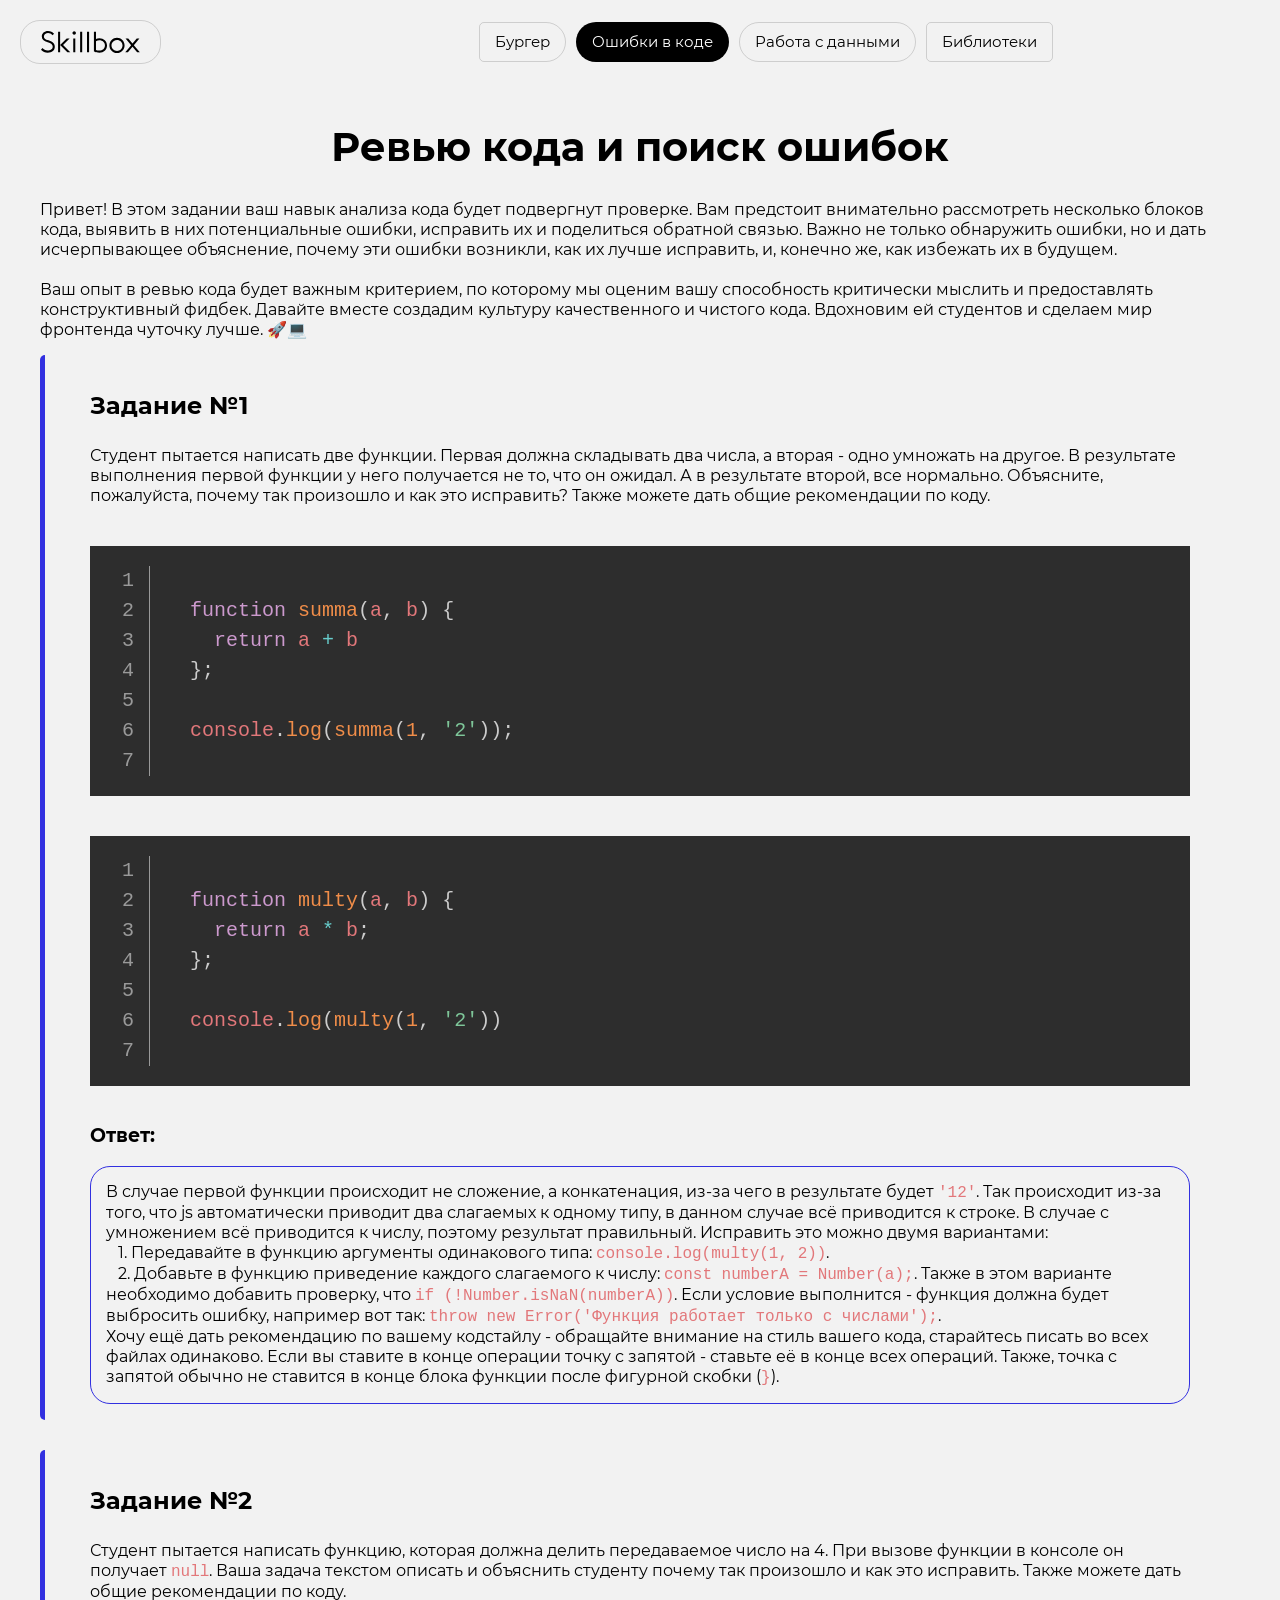
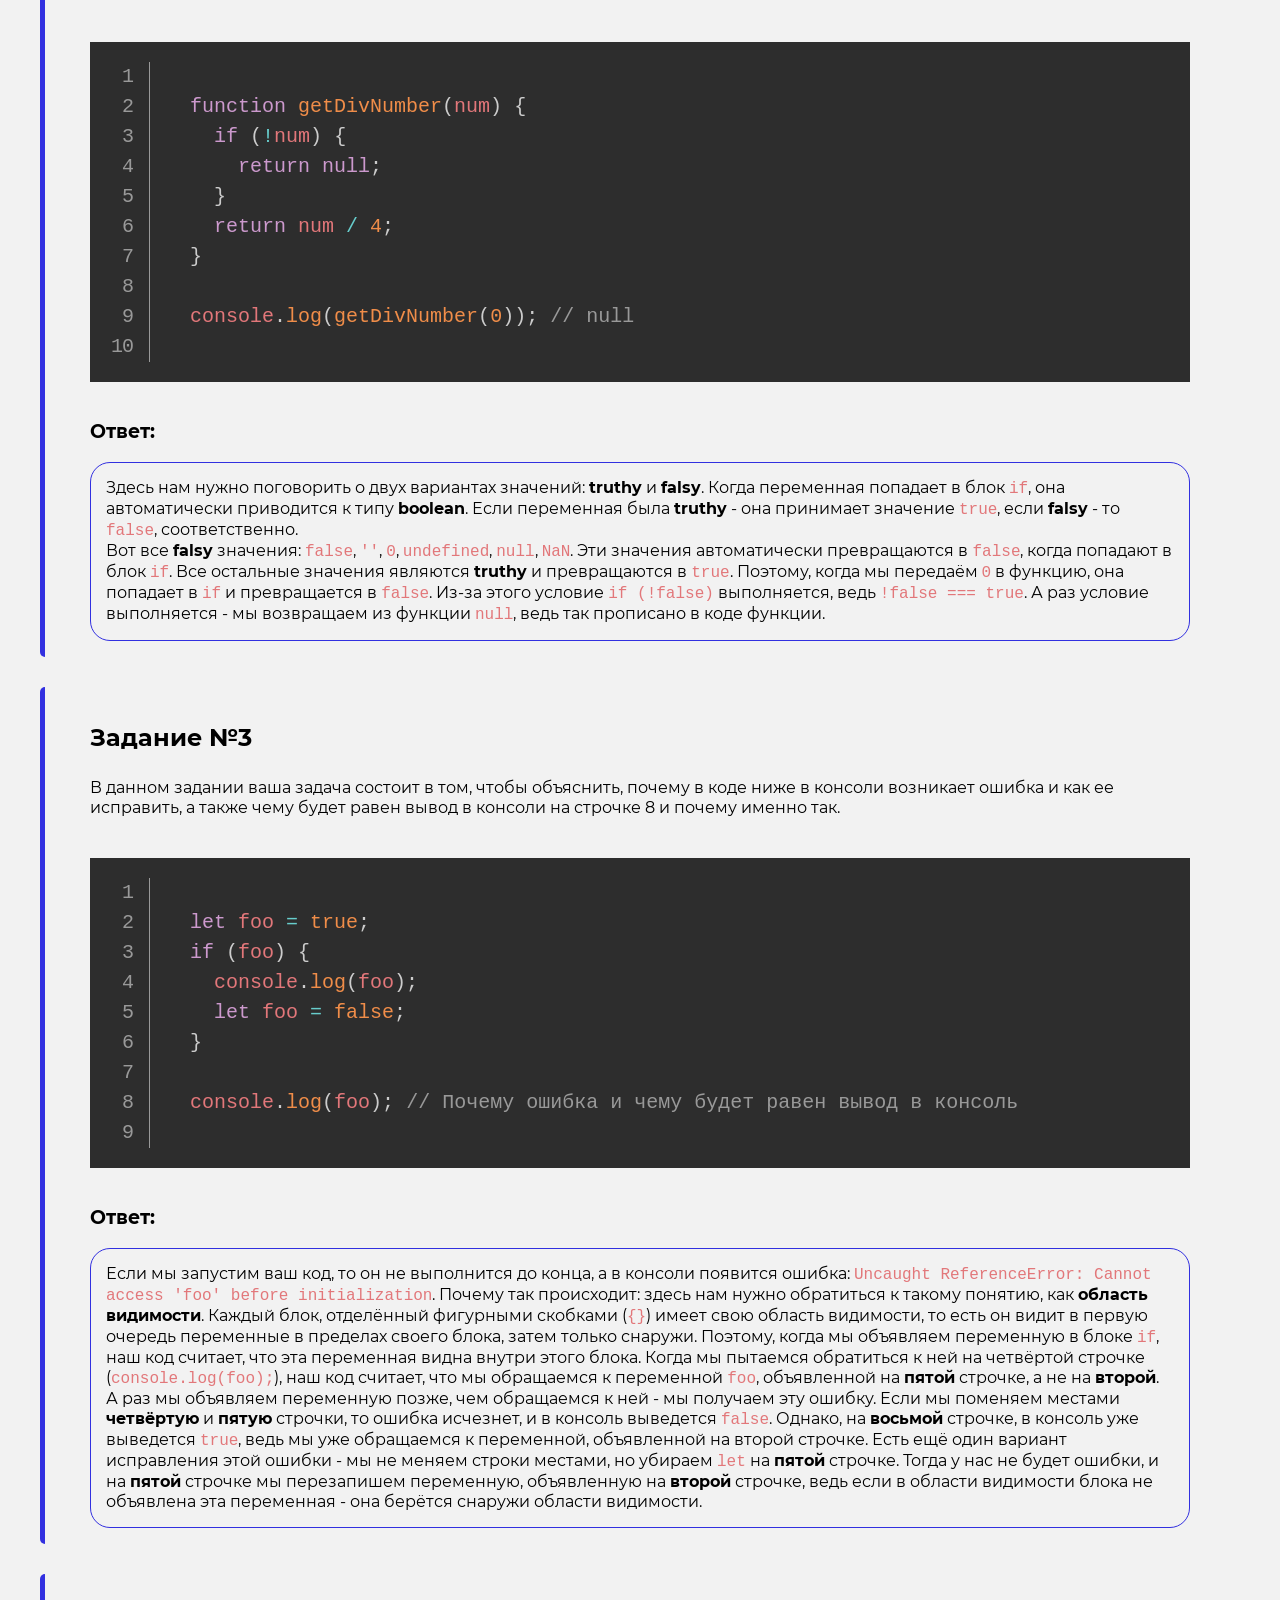
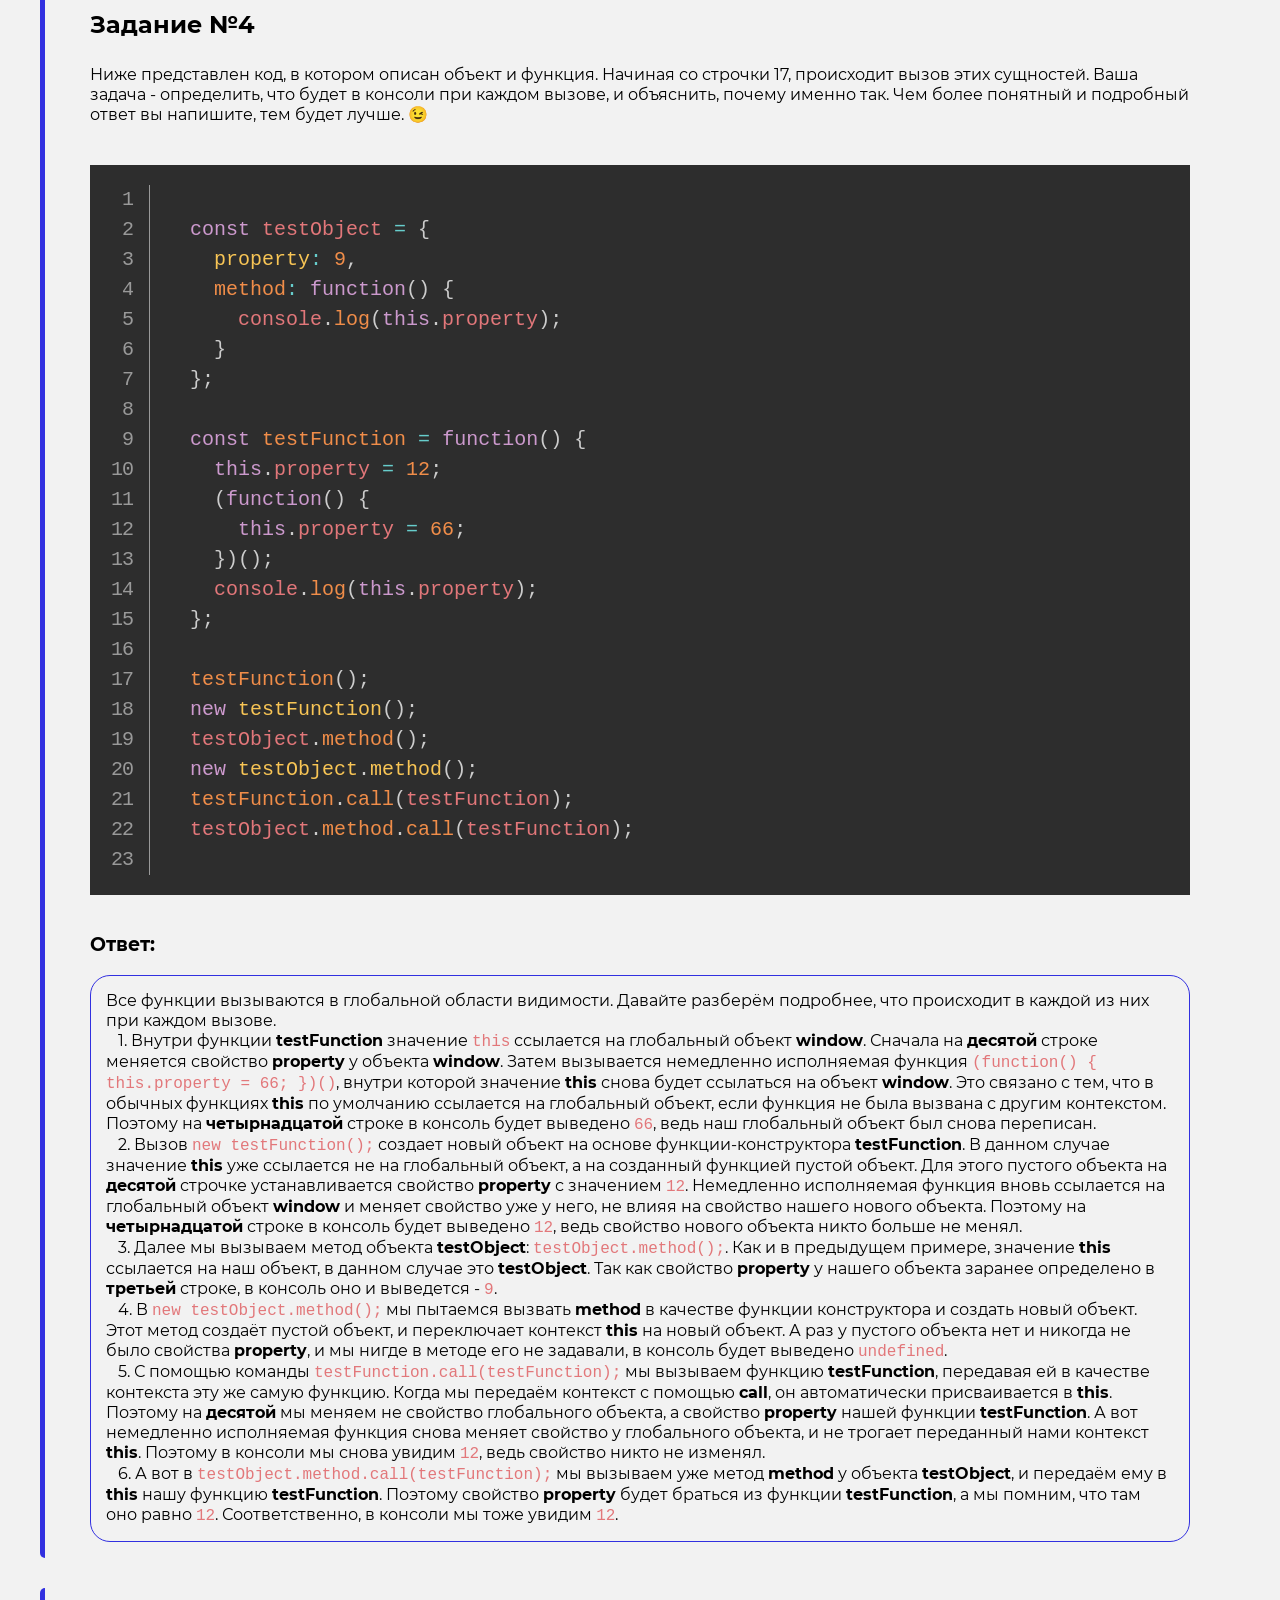
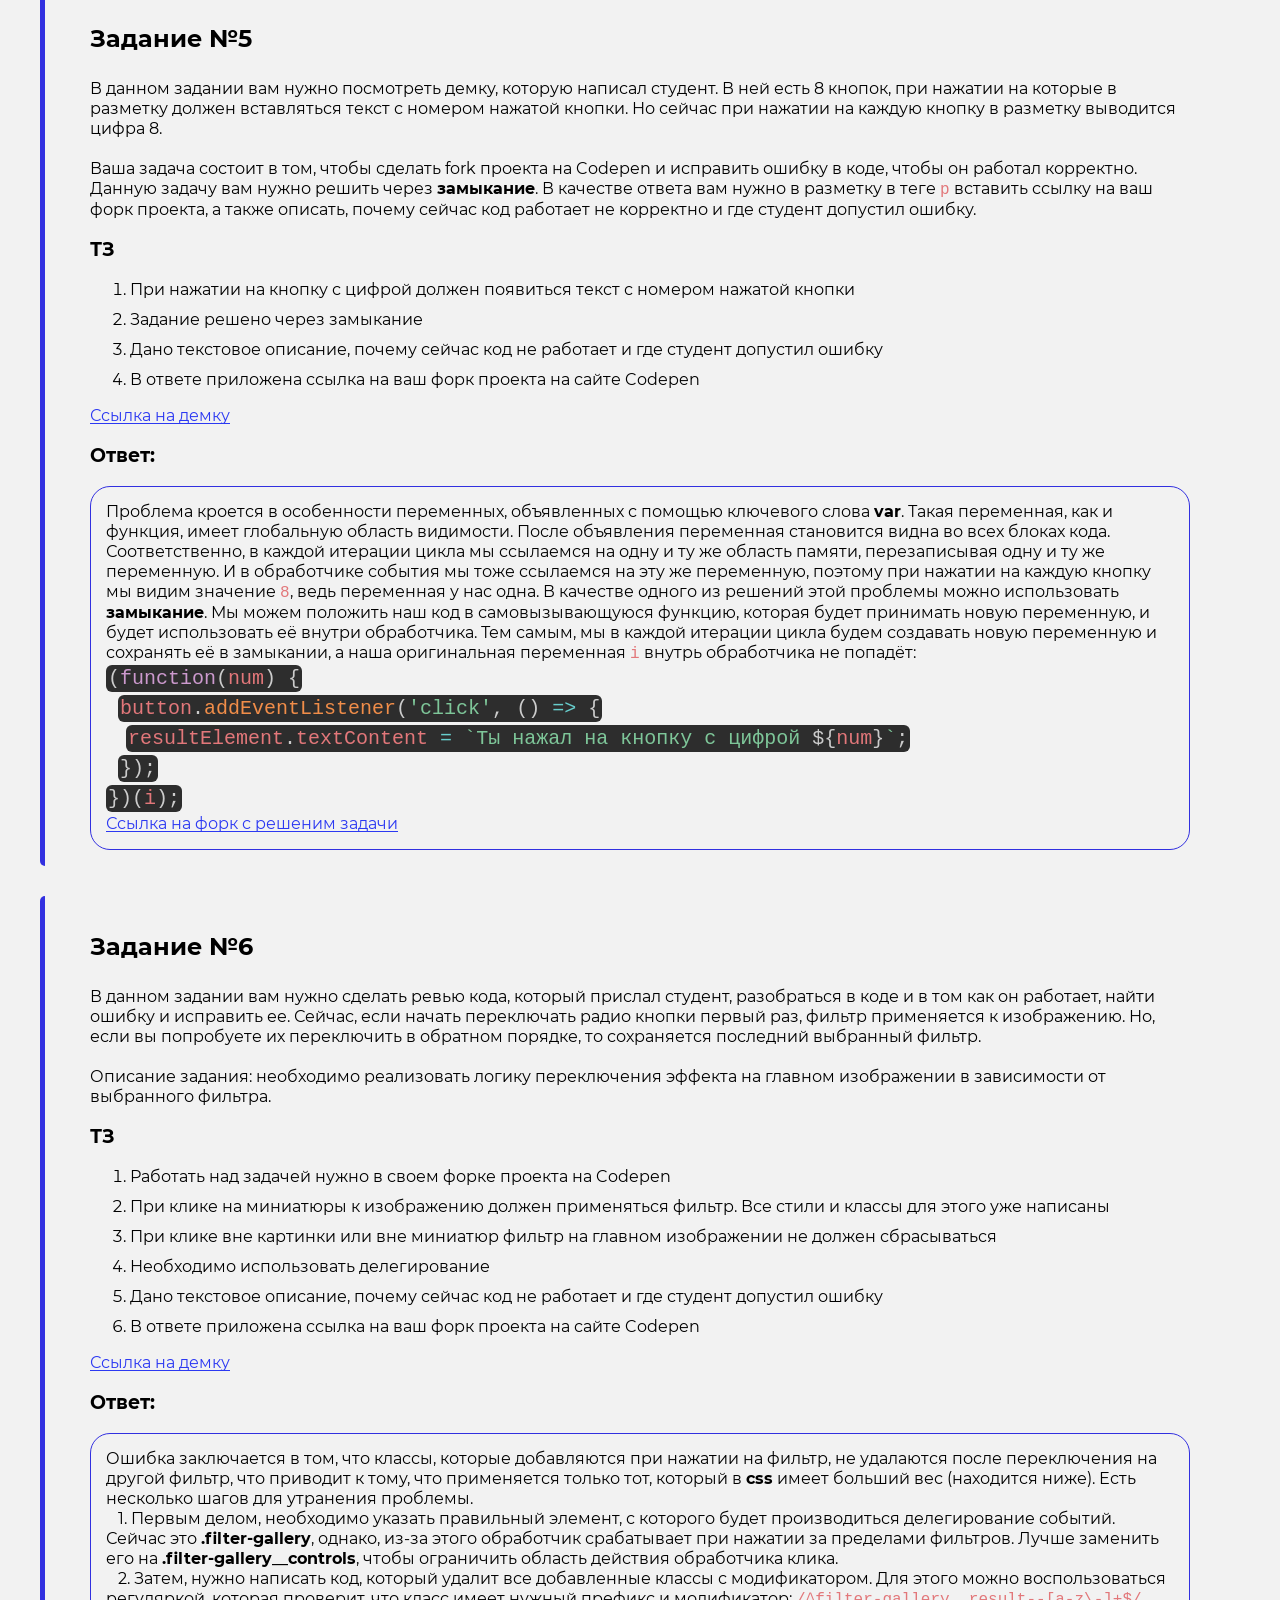
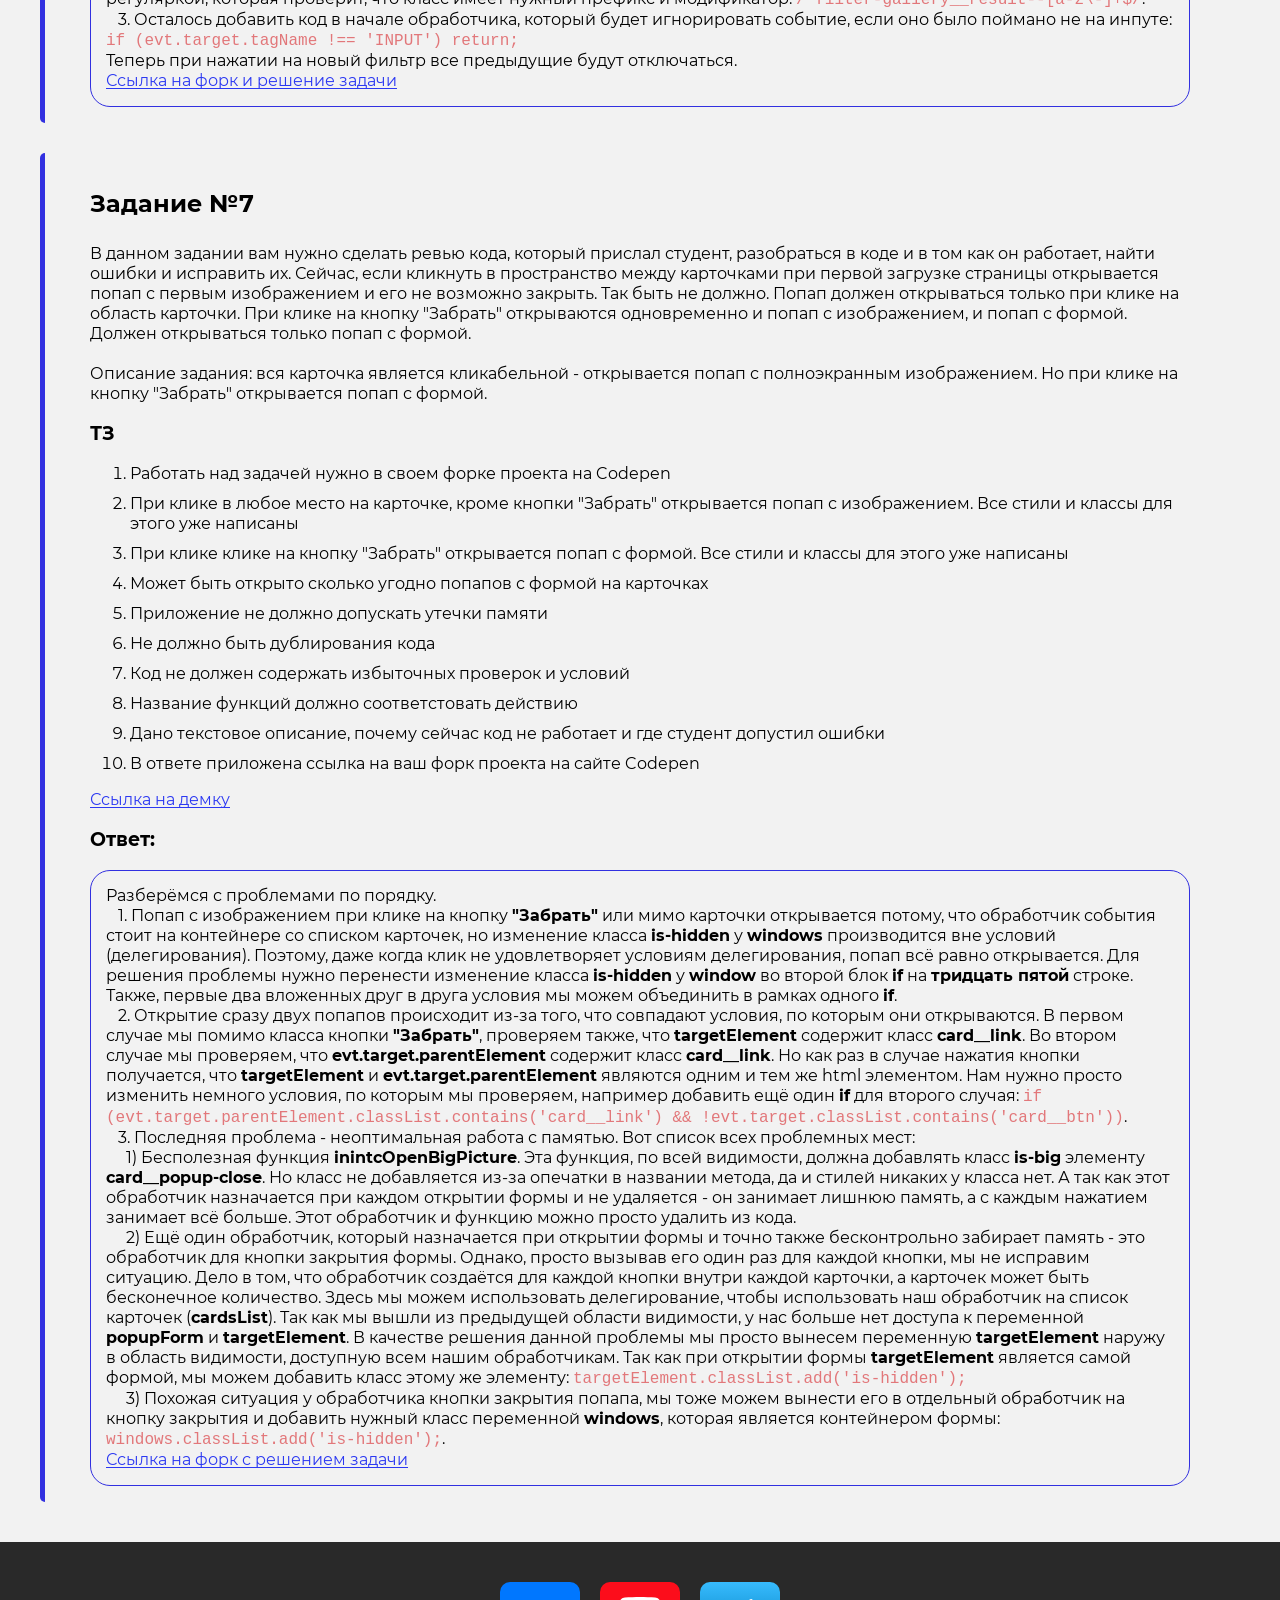
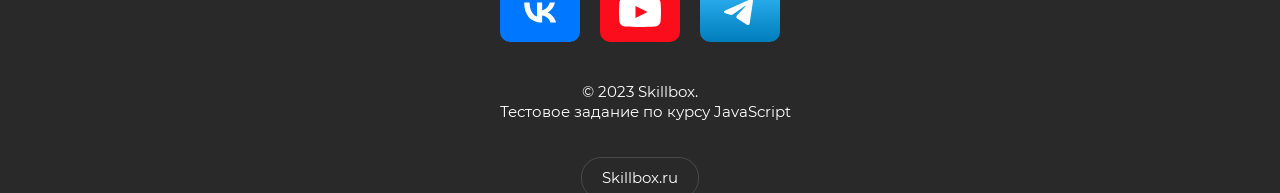
<file: docs/review.html>
<!doctype html>
<html lang="ru">
<head>
  <meta charset="UTF-8">
  <meta name="viewport"
        content="width=device-width, user-scalable=no, initial-scale=1.0, maximum-scale=1.0, minimum-scale=1.0">
  <meta http-equiv="X-UA-Compatible" content="ie=edge">
  <link rel="apple-touch-icon" sizes="180x180" href="./assets/apple-touch-icon-CLQ2KQKN.png"/>
  <link rel="icon" type="image/png" sizes="32x32" href="./assets/favicon-32x32-XQFJK32F.png"/>
  <link rel="icon" type="image/png" sizes="16x16" href="./assets/favicon-16x16-Bjxjph1Z.png"/>
  <link rel="manifest" href="./assets/site-B9Ae890R.webmanifest" crossorigin="use-credentials"/>
  <title>Skillbox - Тестовое задание по JavaScript</title>
  <script type="module" crossorigin src="./assets/main-D27xYi_9.js"></script>
  <link rel="stylesheet" crossorigin href="./assets/main-1blRdoSL.css">
</head>
<body class="line-numbers">
<div class="wrapper">
  <header class="header">
    <div class="container">
      <div class="header__content">
        <a class="header__logo link" href="index.html" aria-label="Переход на главную"
           data-header-logo="data-header-logo">
          <svg width="99" height="22" viewBox="0 0 99 22" fill="none" xmlns="http://www.w3.org/2000/svg">
            <path fill-rule="evenodd" clip-rule="evenodd"
                  d="M13.7959 15.6815C13.7959 19.1368 11.0442 21.6426 6.67334 21.6426C4.1389 21.5724 1.73709 20.4944 0 18.6476L1.46179 17.0309C2.82998 18.3336 4.43982 19.5997 6.64441 19.5997C9.0932 19.5997 11.7334 18.2264 11.7334 15.7606C11.7334 13.7126 10.1057 12.3767 6.68525 11.3233C2.78744 10.1321 0.807471 8.51546 0.807471 5.47617C0.807471 2.46836 3.35326 0 6.9805 0C9.68966 0 11.3846 1.15462 13.0344 2.63003L11.5973 4.2254C10.1508 2.94399 8.77242 2.07526 7.0809 2.07526C4.98267 2.07526 2.91166 3.42814 2.91166 5.37577C2.91166 7.14046 3.92589 8.26446 7.50633 9.36037C10.7856 10.3703 13.7959 11.9351 13.7959 15.6806V15.6815ZM31.488 1.99285C31.488 2.94049 32.256 3.70871 33.2034 3.70871C33.6584 3.70893 34.0948 3.52823 34.4165 3.20639C34.7383 2.88456 34.9189 2.44799 34.9187 1.99285C34.9187 1.04521 34.1507 0.276995 33.2034 0.276995C32.256 0.276995 31.488 1.04521 31.488 1.99285ZM48.0876 0.628674H46.0199V21.3037H48.0876V0.628674ZM52.9131 20.6155C52.9131 20.6155 54.186 21.6493 58.4267 21.6493L58.4241 21.6485C62.6104 21.6485 66.0079 18.587 66.0079 14.4042C66.0079 10.2213 62.6129 7.17183 58.4267 7.17183C57.2392 7.14003 56.0603 7.38105 54.9807 7.87634V0.628674H52.9131V20.6155ZM68.4219 14.4223C68.4216 18.607 71.8138 21.9996 75.9988 22.0001C80.184 22.0001 83.577 18.6078 83.5774 14.4229C83.5774 10.2382 80.1849 6.84586 75.9999 6.8457C71.815 6.84555 68.4222 10.2377 68.4219 14.4223ZM96.115 21.3101H98.8139L92.8468 14.2028L98.4115 7.53711H95.7279L91.5016 12.5998L87.2541 7.53711H84.5552L90.1598 14.2121L84.2344 21.3101H86.9172L91.5042 15.8152L96.115 21.3101ZM76.0118 8.89146C73.7799 8.89112 71.7675 10.2354 70.9133 12.2973C70.059 14.3593 70.531 16.7328 72.1092 18.311C73.6874 19.8892 76.061 20.3613 78.1229 19.507C80.1849 18.6527 81.5292 16.6404 81.5288 14.4085C81.5283 11.3617 79.0586 8.89193 76.0118 8.89146ZM58.4264 9.24374C57.1917 9.2611 55.9908 9.65017 54.9804 10.3602V18.8937C56.0513 19.4142 57.2378 19.6515 58.4264 19.583C61.4708 19.583 63.94 17.4556 63.94 14.4134C63.94 11.3712 61.4683 9.24289 58.4239 9.24289L58.4264 9.24374ZM39.1289 0.628906H41.1965V21.3039H39.1289V0.628906ZM26.3769 21.3055L19.1445 14.0731L25.6919 7.52148H28.6155L22.0681 14.0731L29.3005 21.3055H26.3769ZM17.0704 0.628674V21.3037H19.138V0.628674H17.0704ZM32.2422 21.3055H34.3098V7.52148H32.2422V21.3055Z"
                  fill="currentColor"/>
          </svg>
        </a>
        <button class="header__sandwich sandwich" type="button" aria-label="Переключатель отображения меню"
                aria-pressed="false" data-sandwich="data-sandwich">
          <span class="sandwich__menu"></span>
        </button>
        <nav class="main-nav" data-main-nav="nav">
          <ul class="main-nav__list">
            <li class="main-nav__item" data-nav-item="item">
              <a class="main-nav__link link link--radius-right" href="burger.html">Бургер</a>
            </li>
            <li class="main-nav__item" data-nav-item="item">
              <span class="main-nav__link link is-active">Ошибки в коде</span>
            </li>
            <li class="main-nav__item" data-nav-item="item">
              <a class="main-nav__link link" href="data.html">Работа с данными</a>
            </li>
            <li class="main-nav__item" data-nav-item="item">
              <a class="main-nav__link link link--radius-small" href="library.html">Библиотеки</a>
            </li>
          </ul>
        </nav>
      </div>
    </div>
  </header>
  <main>
    <section class="page-content">
      <div class="container">
        <h1 class="page-content__title">Ревью кода и поиск ошибок</h1>
        <div class="page-content__text-block">
          <p>Привет! В этом задании ваш навык анализа кода будет подвергнут проверке. Вам предстоит внимательно рассмотреть несколько блоков кода, выявить в них потенциальные ошибки, исправить их и поделиться обратной связью. Важно не только обнаружить ошибки, но и дать исчерпывающее объяснение, почему эти ошибки возникли, как их лучше исправить, и, конечно же, как избежать их в будущем.</p>
          <p>Ваш опыт в ревью кода будет важным критерием, по которому мы оценим вашу способность критически мыслить и предоставлять конструктивный фидбек. Давайте вместе создадим культуру качественного и чистого кода. Вдохновим ей студентов и сделаем мир фронтенда чуточку лучше. 🚀💻</p>

          <!-- Задание №1 -->
          <div class="page-content__task">
            <h2>Задание №1</h2>
            <p>Студент пытается написать две функции. Первая должна складывать два числа, а вторая - одно умножать на другое. В результате выполнения первой функции у него получается не то, что он ожидал. А в результате второй, все нормально. Объясните, пожалуйста, почему так произошло и как это исправить? Также можете дать общие рекомендации по коду.</p>
            <pre>
              <code class="language-js">
  function summa(a, b) {
    return a + b
  };

  console.log(summa(1, '2'));
              </code>
            </pre>
            <pre>
              <code class="language-js">
  function multy(a, b) {
    return a * b;
  };

  console.log(multy(1, '2'))
              </code>
            </pre>
            <h3>Ответ:</h3>
            <p class="page-content__answer">
              В случае первой функции происходит не сложение, а конкатенация, из-за чего в результате будет <code>'12'</code>.
              Так происходит из-за того, что js автоматически приводит два слагаемых к одному типу, в данном случае всё приводится к строке.
              В случае с умножением всё приводится к числу, поэтому результат правильный. Исправить это можно двумя вариантами:
              <br />&nbsp;&nbsp;
              1. Передавайте в функцию аргументы одинакового типа: <code>console.log(multy(1, 2))</code>.
              <br />&nbsp;&nbsp;
              2. Добавьте в функцию приведение каждого слагаемого к числу: <code>const numberA = Number(a);</code>.
              Также в этом варианте необходимо добавить проверку, что <code>if (!Number.isNaN(numberA))</code>.
              Если условие выполнится - функция должна будет выбросить ошибку, например вот так: <code>throw new Error('Функция работает только с числами');</code>.
              <br />
              Хочу ещё дать рекомендацию по вашему кодстайлу - обращайте внимание на стиль вашего кода, старайтесь писать во всех файлах одинаково.
              Если вы ставите в конце операции точку с запятой - ставьте её в конце всех операций. Также, точка с запятой обычно не ставится в конце блока функции после фигурной скобки (<code>}</code>).
            </p>
          </div>

          <!-- Задание №2 -->
          <div class="page-content__task">
            <h2>Задание №2</h2>
            <p>Студент пытается написать функцию, которая должна делить передаваемое число на 4. При вызове функции в консоле он получает
              <code>null</code>. Ваша задача текстом описать и объяснить студенту почему так произошло и как это исправить. Также можете дать общие рекомендации по коду.
            </p>
            <pre>
              <code class="language-js">
  function getDivNumber(num) {
    if (!num) {
      return null;
    }
    return num / 4;
  }

  console.log(getDivNumber(0)); // null
              </code>
            </pre>
            <h3>Ответ:</h3>
            <p class="page-content__answer">
              Здесь нам нужно поговорить о двух вариантах значений: <b>truthy</b> и <b>falsy</b>.
              Когда переменная попадает в блок <code>if</code>, она автоматически приводится к типу <b>boolean</b>.
              Если переменная была <b>truthy</b> - она принимает значение <code>true</code>, если <b>falsy</b> - то <code>false</code>, соответственно.
              <br />
              Вот все <b>falsy</b> значения: <code>false</code>, <code>''</code>, <code>0</code>, <code>undefined</code>, <code>null</code>, <code>NaN</code>.
              Эти значения автоматически превращаются в <code>false</code>, когда попадают в блок <code>if</code>.
              Все остальные значения являются <b>truthy</b> и превращаются в <code>true</code>.
              Поэтому, когда мы передаём <code>0</code> в функцию, она попадает в <code>if</code> и превращается в <code>false</code>.
              Из-за этого условие <code>if (!false)</code> выполняется, ведь <code>!false === true</code>.
              А раз условие выполняется - мы возвращаем из функции <code>null</code>, ведь так прописано в коде функции.
            </p>
          </div>

          <!-- Задание №3 -->
          <div class="page-content__task">
            <h2>Задание №3</h2>
            <p>В данном задании ваша задача состоит в том, чтобы объяснить, почему в коде ниже в консоли возникает ошибка и как ее исправить, а также чему будет равен вывод в консоли на строчке 8 и почему именно так.</p>
            <pre>
              <code class="language-js">
  let foo = true;
  if (foo) {
    console.log(foo);
    let foo = false;
  }

  console.log(foo); // Почему ошибка и чему будет равен вывод в консоль
              </code>
            </pre>
            <h3>Ответ:</h3>
            <p class="page-content__answer">
              Если мы запустим ваш код, то он не выполнится до конца, а в консоли появится ошибка: <code>Uncaught ReferenceError: Cannot access 'foo' before initialization</code>.
              Почему так происходит: здесь нам нужно обратиться к такому понятию, как <b>область видимости</b>.
              Каждый блок, отделённый фигурными скобками (<code>{}</code>) имеет свою область видимости, то есть он видит в первую очередь переменные в пределах своего блока, затем только снаружи.
              Поэтому, когда мы объявляем переменную в блоке <code>if</code>, наш код считает, что эта переменная видна внутри этого блока.
              Когда мы пытаемся обратиться к ней на четвёртой строчке (<code>console.log(foo);</code>),
              наш код считает, что мы обращаемся к переменной <code>foo</code>, объявленной на <b>пятой</b> строчке, а не на <b>второй</b>.
              А раз мы объявляем переменную позже, чем обращаемся к ней - мы получаем эту ошибку.
              Если мы поменяем местами <b>четвёртую</b> и <b>пятую</b> строчки, то ошибка исчезнет, и в консоль выведется <code>false</code>.
              Однако, на <b>восьмой</b> строчке, в консоль уже выведется <code>true</code>, ведь мы уже обращаемся к переменной, объявленной на второй строчке.
              Есть ещё один вариант исправления этой ошибки - мы не меняем строки местами, но убираем <code>let</code> на <b>пятой</b> строчке.
              Тогда у нас не будет ошибки, и на <b>пятой</b> строчке мы перезапишем переменную, объявленную на <b>второй</b> строчке,
              ведь если в области видимости блока не объявлена эта переменная - она берётся снаружи области видимости.
            </p>
          </div>

          <!-- Задание №4 -->
          <div class="page-content__task">
            <h2>Задание №4</h2>
            <p>Ниже представлен код, в котором описан объект и функция. Начиная со строчки 17, происходит вызов этих сущностей. Ваша задача - определить, что будет в консоли при каждом вызове, и объяснить, почему именно так. Чем более понятный и подробный ответ вы напишите, тем будет лучше. 😉</p>
            <pre>
              <code class="language-js">
  const testObject = {
    property: 9,
    method: function() {
      console.log(this.property);
    }
  };

  const testFunction = function() {
    this.property = 12;
    (function() {
      this.property = 66;
    })();
    console.log(this.property);
  };

  testFunction();
  new testFunction();
  testObject.method();
  new testObject.method();
  testFunction.call(testFunction);
  testObject.method.call(testFunction);
              </code>
            </pre>
            <h3>Ответ:</h3>
            <p class="page-content__answer">
              Все функции вызываются в глобальной области видимости. Давайте разберём подробнее, что происходит в каждой из них при каждом вызове.
              <br />&nbsp;&nbsp;
              1. Внутри функции <b>testFunction</b> значение <code>this</code> ссылается на глобальный объект <b>window</b>.
              Сначала на <b>десятой</b> строке меняется свойство <b>property</b> у объекта <b>window</b>.
              Затем вызывается немедленно исполняемая функция <code>(function() { this.property = 66; })()</code>,
              внутри которой значение <b>this</b> снова будет ссылаться на объект <b>window</b>.
              Это связано с тем, что в обычных функциях <b>this</b> по умолчанию ссылается на глобальный объект, если функция не была вызвана с другим контекстом.
              Поэтому на <b>четырнадцатой</b> строке в консоль будет выведено <code>66</code>, ведь наш глобальный объект был снова переписан.
              <br />&nbsp;&nbsp;
              2. Вызов <code>new testFunction();</code> создает новый объект на основе функции-конструктора <b>testFunction</b>.
              В данном случае значение <b>this</b> уже ссылается не на глобальный объект, а на созданный функцией пустой объект.
              Для этого пустого объекта на <b>десятой</b> строчке устанавливается свойство <b>property</b> с значением <code>12</code>.
              Немедленно исполняемая функция вновь ссылается на глобальный объект <b>window</b> и меняет свойство уже у него, не влияя на свойство нашего нового объекта.
              Поэтому на <b>четырнадцатой</b> строке в консоль будет выведено <code>12</code>, ведь свойство нового объекта никто больше не менял.
              <br />&nbsp;&nbsp;
              3. Далее мы вызываем метод объекта <b>testObject</b>: <code>testObject.method();</code>.
              Как и в предыдущем примере, значение <b>this</b> ссылается на наш объект, в данном случае это <b>testObject</b>.
              Так как свойство <b>property</b> у нашего объекта заранее определено в <b>третьей</b> строке, в консоль оно и выведется - <code>9</code>.
              <br />&nbsp;&nbsp;
              4. В <code>new testObject.method();</code> мы пытаемся вызвать <b>method</b> в качестве функции конструктора и создать новый объект.
              Этот метод создаёт пустой объект, и переключает контекст <b>this</b> на новый объект.
              А раз у пустого объекта нет и никогда не было свойства <b>property</b>, и мы нигде в методе его не задавали, в консоль будет выведено <code>undefined</code>.
              <br />&nbsp;&nbsp;
              5. С помощью команды <code>testFunction.call(testFunction);</code> мы вызываем функцию <b>testFunction</b>, передавая ей в качестве контекста эту же самую функцию.
              Когда мы передаём контекст с помощью <b>call</b>, он автоматически присваивается в <b>this</b>.
              Поэтому на <b>десятой</b> мы меняем не свойство глобального объекта, а свойство <b>property</b> нашей функции <b>testFunction</b>.
              А вот немедленно исполняемая функция снова меняет свойство у глобального объекта, и не трогает переданный нами контекст <b>this</b>.
              Поэтому в консоли мы снова увидим <code>12</code>, ведь свойство никто не изменял.
              <br />&nbsp;&nbsp;
              6. А вот в <code>testObject.method.call(testFunction);</code> мы вызываем уже метод <b>method</b> у объекта <b>testObject</b>,
              и передаём ему в <b>this</b> нашу функцию <b>testFunction</b>.
              Поэтому свойство <b>property</b> будет браться из функции <b>testFunction</b>, а мы помним, что там оно равно <code>12</code>.
              Соответственно, в консоли мы тоже увидим <code>12</code>.
            </p>
          </div>

          <!-- Задание №5 -->
          <div class="page-content__task">
            <h2>Задание №5</h2>
            <p>В данном задании вам нужно посмотреть демку, которую написал студент. В ней есть 8 кнопок, при нажатии на которые в разметку должен вставляться текст с номером нажатой кнопки. Но сейчас при нажатии на каждую кнопку в разметку выводится цифра 8. </p>
            <p>Ваша задача состоит в том, чтобы сделать fork проекта на Codepen и исправить ошибку в коде, чтобы он работал корректно. Данную задачу вам нужно решить через <b>замыкание</b>. В качестве ответа вам нужно в разметку в теге <code>p</code> вставить ссылку на ваш форк проекта, а также описать, почему сейчас код работает не корректно и где студент допустил ошибку.</p>
            <h3>ТЗ</h3>
            <ol>
              <li>При нажатии на кнопку с цифрой должен появиться текст с номером нажатой кнопки</li>
              <li>Задание решено через замыкание</li>
              <li>Дано текстовое описание, почему сейчас код не работает и где студент допустил ошибку</li>
              <li>В ответе приложена ссылка на ваш форк проекта на сайте Codepen</li>
            </ol>
            <a href="https://codepen.io/skillbox_education/pen/mdvKGaO" target="_blank">Ссылка на демку</a>
            <h3>Ответ:</h3>
            <p class="page-content__answer">
              Проблема кроется в особенности переменных, объявленных с помощью ключевого слова <b>var</b>.
              Такая переменная, как и функция, имеет глобальную область видимости. После объявления переменная становится видна во всех блоках кода.
              Соответственно, в каждой итерации цикла мы ссылаемся на одну и ту же область памяти, перезаписывая одну и ту же переменную.
              И в обработчике события мы тоже ссылаемся на эту же переменную, поэтому при нажатии на каждую кнопку мы видим значение <code>8</code>, ведь переменная у нас одна.
              В качестве одного из решений этой проблемы можно использовать <b>замыкание</b>.
              Мы можем положить наш код в самовызывающуюся функцию, которая будет принимать новую переменную, и будет использовать её внутри обработчика.
              Тем самым, мы в каждой итерации цикла будем создавать новую переменную и сохранять её в замыкании, а наша оригинальная переменная <code>i</code> внутрь обработчика не попадёт:
              <br />
              <code class="language-js">
                (function(num) {
              </code>
              <br />&nbsp;&nbsp;
              <code class="language-js">
                  button.addEventListener('click', () => {
              </code>
              <br />&nbsp;&nbsp;&nbsp;&nbsp;
              <code class="language-js">
                    resultElement.textContent = `Ты нажал на кнопку с цифрой ${num}`;
              </code>
              <br />&nbsp;&nbsp;
              <code class="language-js">
                  });
              </code>
              <br />
              <code class="language-js">
                })(i);
              </code>
              <br />
              <a href="https://codepen.io/makskirclaw/pen/qBeRxZa">Ссылка на форк с решеним задачи</a>
            </p>
          </div>

          <!-- Задание №6 -->
          <div class="page-content__task">
            <h2>Задание №6</h2>
            <p>В данном задании вам нужно сделать ревью кода, который прислал студент, разобраться в коде и в том как он работает, найти ошибку и исправить ее. Сейчас, если начать переключать радио кнопки первый раз, фильтр применяется к изображению. Но, если вы попробуете их переключить в обратном порядке, то сохраняется последний выбранный фильтр.</p>
            <p>Описание задания: необходимо реализовать логику переключения эффекта на главном изображении в зависимости от выбранного фильтра.</p>
            <h3>ТЗ</h3>
            <ol>
              <li>Работать над задачей нужно в своем форке проекта на Codepen</li>
              <li>При клике на миниатюры к изображению должен применяться фильтр. Все стили и классы для этого уже написаны</li>
              <li>При клике вне картинки или вне миниатюр фильтр на главном изображении не должен сбрасываться</li>
              <li>Необходимо использовать делегирование</li>
              <li>Дано текстовое описание, почему сейчас код не работает и где студент допустил ошибку</li>
              <li>В ответе приложена ссылка на ваш форк проекта на сайте Codepen</li>
            </ol>
            <a href="https://codepen.io/skillbox_education/pen/dyaKwVb" target="_blank">Ссылка на демку</a>
            <h3>Ответ:</h3>
            <p class="page-content__answer">
              Ошибка заключается в том, что классы, которые добавляются при нажатии на фильтр, не удалаются после переключения на другой фильтр,
              что приводит к тому, что применяется только тот, который в <b>css</b> имеет больший вес (находится ниже).
              Есть несколько шагов для утранения проблемы.
              <br />&nbsp;&nbsp;
              1. Первым делом, необходимо указать правильный элемент, с которого будет производиться делегирование событий.
              Сейчас это <b>.filter-gallery</b>, однако, из-за этого обработчик срабатывает при нажатии за пределами фильтров.
              Лучше заменить его на <b>.filter-gallery__controls</b>, чтобы ограничить область действия обработчика клика.
              <br />&nbsp;&nbsp;
              2. Затем, нужно написать код, который удалит все добавленные классы с модификатором.
              Для этого можно воспользоваться регуляркой, которая проверит, что класс имеет нужный префикс и модификатор:
              <code>/^filter-gallery__result--[a-z\-]+$/</code>.
              <br />&nbsp;&nbsp;
              3. Осталось добавить код в начале обработчика, который будет игнорировать событие, если оно было поймано не на инпуте:
              <code>if (evt.target.tagName !== 'INPUT') return;</code>
              <br />
              Теперь при нажатии на новый фильтр все предыдущие будут отключаться.
              <br />
              <a href="https://codepen.io/makskirclaw/pen/eYqvMoG">Ссылка на форк и решение задачи</a>
            </p>
          </div>

          <!-- Задание №7 -->
          <div class="page-content__task">
            <h2>Задание №7</h2>
            <p>В данном задании вам нужно сделать ревью кода, который прислал студент, разобраться в коде и в том как он работает, найти ошибки и исправить их. Сейчас, если кликнуть в пространство между карточками при первой загрузке страницы открывается попап с первым изображением и его не возможно закрыть. Так быть не должно. Попап должен открываться только при клике на область карточки. При клике на кнопку "Забрать" открываются одновременно и попап с изображением, и попап с формой. Должен открываться только попап с формой.</p>
            <p>Описание задания: вся карточка является кликабельной - открывается попап с полноэкранным изображением. Но при клике на кнопку "Забрать" открывается попап с формой.</p>
            <h3>ТЗ</h3>
            <ol>
              <li>Работать над задачей нужно в своем форке проекта на Codepen</li>
              <li>При клике в любое место на карточке, кроме кнопки "Забрать" открывается попап с изображением. Все стили и классы для этого уже написаны</li>
              <li>При клике клике на кнопку "Забрать" открывается попап с формой. Все стили и классы для этого уже написаны</li>
              <li>Может быть открыто сколько угодно попапов с формой на карточках</li>
              <li>Приложение не должно допускать утечки памяти</li>
              <li>Не должно быть дублирования кода</li>
              <li>Код не должен содержать избыточных проверок и условий</li>
              <li>Название функций должно соответстовать действию</li>
              <li>Дано текстовое описание, почему сейчас код не работает и где студент допустил ошибки</li>
              <li>В ответе приложена ссылка на ваш форк проекта на сайте Codepen</li>
            </ol>
            <a href="https://codepen.io/IrisDev11/pen/gOqqQPa" target="_blank">Ссылка на демку</a>
            <h3>Ответ:</h3>
            <p class="page-content__answer">
              Разберёмся с проблемами по порядку.
              <br />&nbsp;&nbsp;
              1. Попап с изображением при клике на кнопку <b>"Забрать"</b> или мимо карточки открывается потому,
              что обработчик события стоит на контейнере со списком карточек,
              но изменение класса <b>is-hidden</b> у <b>windows</b> производится вне условий (делегирования).
              Поэтому, даже когда клик не удовлетворяет условиям делегирования, попап всё равно открывается.
              Для решения проблемы нужно перенести изменение класса <b>is-hidden</b> у <b>window</b>
              во второй блок <b>if</b> на <b>тридцать пятой</b> строке. Также, первые два вложенных друг в друга условия
              мы можем объединить в рамках одного <b>if</b>.
              <br />&nbsp;&nbsp;
              2. Открытие сразу двух попапов происходит из-за того, что совпадают условия, по которым они открываются.
              В первом случае мы помимо класса кнопки <b>"Забрать"</b>, проверяем также,
              что <b>targetElement</b> содержит класс <b>card__link</b>.
              Во втором случае мы проверяем, что <b>evt.target.parentElement</b> содержит класс <b>card__link</b>.
              Но как раз в случае нажатия кнопки получается, что <b>targetElement</b> и <b>evt.target.parentElement</b>
              являются одним и тем же html элементом.
              Нам нужно просто изменить немного условия, по которым мы проверяем, например добавить ещё один <b>if</b>
              для второго случая: <code>if (evt.target.parentElement.classList.contains('card__link') && !evt.target.classList.contains('card__btn'))</code>.
              <br />&nbsp;&nbsp;
              3. Последняя проблема - неоптимальная работа с памятью. Вот список всех проблемных мест:
              <br />&nbsp;&nbsp;&nbsp;&nbsp;
              1) Бесполезная функция <b>inintcOpenBigPicture</b>. Эта функция, по всей видимости, должна добавлять класс <b>is-big</b>
              элементу <b>card__popup-close</b>. Но класс не добавляется из-за опечатки в названии метода, да и стилей никаких у класса нет.
              А так как этот обработчик назначается при каждом открытии формы и не удаляется - он занимает лишнюю память,
              а с каждым нажатием занимает всё больше. Этот обработчик и функцию можно просто удалить из кода.
              <br />&nbsp;&nbsp;&nbsp;&nbsp;
              2) Ещё один обработчик, который назначается при открытии формы и точно также бесконтрольно забирает память -
              это обработчик для кнопки закрытия формы. Однако, просто вызывав его один раз для каждой кнопки, мы не исправим ситуацию.
              Дело в том, что обработчик создаётся для каждой кнопки внутри каждой карточки, а карточек может быть бесконечное количество.
              Здесь мы можем использовать делегирование, чтобы использовать наш обработчик на список карточек (<b>cardsList</b>).
              Так как мы вышли из предыдущей области видимости, у нас больше нет доступа к переменной <b>popupForm</b> и <b>targetElement</b>.
              В качестве решения данной проблемы мы просто вынесем переменную <b>targetElement</b> наружу в область видимости, доступную всем нашим обработчикам.
              Так как при открытии формы <b>targetElement</b> является самой формой, мы можем добавить класс этому же элементу:
              <code>targetElement.classList.add('is-hidden');</code>
              <br />&nbsp;&nbsp;&nbsp;&nbsp;
              3) Похожая ситуация у обработчика кнопки закрытия попапа, мы тоже можем вынести его в отдельный обработчик на кнопку закрытия
              и добавить нужный класс переменной <b>windows</b>, которая является контейнером формы: <code>windows.classList.add('is-hidden');</code>.
              <br />
              <a href="https://codepen.io/makskirclaw/pen/ExqWLaR">Ссылка на форк с решением задачи</a>
            </p>
          </div>
        </div>
      </div>
    </section>
  </main>
  <footer class="footer">
    <div class="container">
      <ul class="social">
        <li class="social__item">
          <a class="social__link" href="https://vk.com/skillbox_education">
            <svg width="48" height="48" viewBox="0 0 48 48" fill="none" xmlns="http://www.w3.org/2000/svg">
              <path d="M25.5401 34.5796C14.6001 34.5796 8.3601 27.0796 8.1001 14.5996H13.5801C13.7601 23.7596 17.8001 27.6396 21.0001 28.4396V14.5996H26.1601V22.4996C29.3201 22.1596 32.6401 18.5596 33.7601 14.5996H38.9201C38.4981 16.6534 37.6568 18.598 36.4489 20.3118C35.241 22.0255 33.6924 23.4716 31.9001 24.5596C33.9007 25.5537 35.6678 26.9608 37.0848 28.688C38.5017 30.4152 39.5362 32.4232 40.1201 34.5796H34.4401C33.916 32.7066 32.8507 31.03 31.3777 29.7599C29.9048 28.4898 28.0898 27.6826 26.1601 27.4396V34.5796H25.5401Z"
                    fill="white"/>
            </svg>
          </a>
        </li>
        <li class="social__item">
          <a class="social__link social__link--youtube" href="https://www.youtube.com/channel/UC2FJq-Rr7v4SlKAoM7x0ZhA">
            <svg width="48" height="48" viewBox="0 0 48 48" fill="none" xmlns="http://www.w3.org/2000/svg">
              <path fill-rule="evenodd" clip-rule="evenodd"
                    d="M8.9167 9.47017C5.94592 9.61735 3.55956 11.9435 3.36676 14.9117C3.18205 17.7554 3 21.2545 3 24C3 26.7455 3.18205 30.2446 3.36676 33.0883C3.55956 36.0565 5.94592 38.3827 8.9167 38.5298C13.2186 38.743 19.3672 39 24 39C28.6328 39 34.7814 38.743 39.0833 38.5298C42.0541 38.3827 44.4404 36.0565 44.6332 33.0883C44.818 30.2446 45 26.7455 45 24C45 21.2545 44.818 17.7554 44.6332 14.9117C44.4404 11.9435 42.0541 9.61735 39.0833 9.47017C34.7814 9.25704 28.6328 9 24 9C19.3672 9 13.2186 9.25704 8.9167 9.47017ZM31.5 24L19.5 30V18L31.5 24Z"
                    fill="white"/>
            </svg>
          </a>
        </li>
        <li class="social__item">
          <a class="social__link social__link--telegram" href="tg://resolve?domain=skillboxru">
            <svg width="48" height="48" viewBox="0 0 48 48" fill="none" xmlns="http://www.w3.org/2000/svg">
              <path d="M36.9757 13.2449C37.2016 11.749 35.8135 10.5683 34.5155 11.1523L8.66123 22.7833C7.73035 23.2021 7.79844 24.6468 8.76391 24.9618L14.0957 26.7015C15.1133 27.0336 16.2152 26.8619 17.1038 26.2329L29.1246 17.7234C29.4871 17.4668 29.8822 17.9949 29.5725 18.322L20.9197 27.4629C20.0803 28.3496 20.2469 29.8521 21.2566 30.5009L30.9444 36.7257C32.0309 37.4239 33.4288 36.7225 33.632 35.3771L36.9757 13.2449Z"
                    fill="white"/>
            </svg>
          </a>
        </li>
      </ul>
      <p class="footer__copyright">© 2023 Skillbox. Тестовое&nbsp;задание&nbsp;по&nbsp;курсу&nbsp;JavaScript</p>
      <a class="footer__link" target="_blank" href="https://skillbox.ru">Skillbox.ru</a>
    </div>
  </footer>
</div>
</body>
</html>
</file>
<file: docs/assets/main-1blRdoSL.css>
code[class*=language-],pre[class*=language-]{background:0 0;color:#ccc;font-family:Consolas,Monaco,Andale Mono,Ubuntu Mono,monospace;font-size:20px;-moz-hyphens:none;-ms-hyphens:none;-webkit-hyphens:none;hyphens:none;line-height:1.5;-moz-tab-size:4;-o-tab-size:4;tab-size:4;text-align:left;white-space:pre;word-break:normal;word-spacing:normal;word-wrap:normal}pre[class*=language-]{margin:40px auto;overflow:auto;padding:1em}pre{display:flex;width:100%}:not(pre)>code[class*=language-],pre[class*=language-]{background:#2d2d2d}:not(pre)>code[class*=language-]{border-radius:.3em;padding:.1em;white-space:normal}.token.block-comment,.token.cdata,.token.comment,.token.doctype,.token.prolog{color:#999}.token.punctuation{color:#ccc}.token.attr-name,.token.deleted,.token.namespace,.token.tag{color:#e2777a}.token.function-name{color:#6196cc}.token.boolean,.token.function,.token.number{color:#f08d49}.token.class-name,.token.constant,.token.property,.token.symbol{color:#f8c555}.token.atrule,.token.builtin,.token.important,.token.keyword,.token.selector{color:#cc99cd}.token.attr-value,.token.char,.token.regex,.token.string,.token.variable{color:#7ec699}.token.entity,.token.operator,.token.url{color:#67cdcc}.token.bold,.token.important{font-weight:700}.token.italic{font-style:italic}.token.entity{cursor:help}.token.inserted{color:green}pre[class*=language-].line-numbers{counter-reset:linenumber;padding-left:3.8em;position:relative}pre[class*=language-].line-numbers>code{position:relative;white-space:inherit}.line-numbers .line-numbers-rows{border-right:1px solid #999;font-size:100%;left:-3.8em;letter-spacing:-1px;pointer-events:none;position:absolute;top:0;-moz-user-select:none;-ms-user-select:none;-webkit-user-select:none;user-select:none;width:3em}.line-numbers-rows>span{counter-increment:linenumber;display:block}.line-numbers-rows>span:before{color:#999;content:counter(linenumber);display:block;padding-right:.8em;text-align:right}@font-face{font-family:Montserrat;src:url(./montserrat-regular-CoHeiDok.woff2) format("woff2"),url(./montserrat-regular-CAIlaRU4.woff) format("woff");font-weight:400;font-style:normal;font-display:swap}@font-face{font-family:Montserrat;src:url(./montserrat-bold--KnpE353.woff2) format("woff2"),url(./montserrat-bold-CD1a36A8.woff) format("woff");font-weight:700;font-style:normal;font-display:swap}*,*:before,*:after{box-sizing:border-box}html,body{margin:0;padding:0;min-height:100vh}html{font-style:normal;font-weight:400;font-size:16px;line-height:24px;font-family:Montserrat,Arial,sans-serif;color:#000;-webkit-font-smoothing:antialiased;-moz-osx-font-smoothing:grayscale;text-rendering:optimizeLegibility}body{width:100%;height:100%;background-color:#f2f2f2}a{color:#000;text-decoration:none}img,video{display:block;max-width:100%;height:auto}button,[type=button],[type=reset],[type=submit]{-webkit-appearance:none;-moz-appearance:none;appearance:none}.wrapper{position:relative;display:flex;flex-direction:column;min-height:100vh;min-height:calc(100 * var(--vh, 1vh))}.wrapper .header,.wrapper .footer{flex-shrink:0}.wrapper main{flex-grow:1}.visually-hidden{position:absolute;width:1px;height:1px;margin:-1px;padding:0;overflow:hidden;white-space:nowrap;border:0;clip:rect(0 0 0 0);clip-path:inset(100%)}.scroll-lock-ios{position:fixed;overflow:hidden}.scroll-lock{overflow:hidden}.no-scrollbar{-ms-overflow-style:none;scrollbar-width:none}.no-scrollbar::-webkit-scrollbar{display:none}.no-transition{transition:none!important}.js-focus-visible :focus:not(.focus-visible){outline:none}.container{width:100%;max-width:1440px;margin:0 auto;padding:0 40px}@media (max-width: 1023px){.container{padding:0 24px}}@media (max-width: 767px){.container{padding:0 16px}}.link{border:1px solid rgba(0,0,0,.15);border-radius:20px;font-size:15px;line-height:20px;padding:9px 15px;transition:all .3s ease}.link--radius-right{border-radius:5px 20px 20px 5px}.link--radius-small{border-radius:5px}@media (hover: hover){.link[href]:hover{background-color:#000;color:#fff}}.link.is-active{background-color:#000;color:#fff}.link--underline{position:relative}.link--underline:before{position:absolute;left:0;bottom:-5px;width:100%;height:3px;content:"";background-color:#00000026;transition:opacity .3s ease}@media (max-width: 767px){.link--underline:before{bottom:-5px;height:2px}}@media (hover: hover),screen and (min-width: 0�){.link--underline[href]:hover:before{opacity:0}}.link--no-border{border:none}.link--big{padding:0;font-size:60px;line-height:65px}@media (max-width: 767px){.link--big{font-size:40px;line-height:45px}}.header{padding:20px 0}.header .container{padding:0 20px}.header__content{align-items:center;display:flex;justify-content:space-between}.header__logo{font-weight:600;flex-shrink:0;line-height:20px;display:flex;padding:10px 20px}.header__logo.is-menu{border:1px solid rgba(255,255,255,.15);color:#fff;z-index:25}.main-nav{flex-grow:1;margin:0 0 0 25.65%}@media (max-width: 1023px){.main-nav{background-color:#000;bottom:0;display:flex;flex-direction:column;left:0;opacity:0;margin:0;padding:100px 20px 20px;position:fixed;pointer-events:none;top:0;transition:all .3s ease;right:0;visibility:hidden;z-index:20}}.main-nav.is-active{opacity:1;pointer-events:all;visibility:visible}.main-nav.is-active .main-nav__item{opacity:1;transform:translate(0)}.main-nav__list{display:flex;list-style:none;margin:0;padding:0}@media (max-width: 1023px){.main-nav__list{flex-direction:column;height:100%;overflow-y:auto;padding:80px 0 0}}.main-nav__item{margin:0 10px 0 0}@media (max-width: 1023px){.main-nav__item{margin:0;opacity:0;transition:transform ease-out .15s,opacity ease-out .15s;transform:translate(-15px)}}@media (max-width: 1023px){.main-nav__item:not(:last-child){margin:0 0 26px}}.main-nav__link{color:#000;display:flex}@media (max-width: 1023px){.main-nav__link{color:#fff;font-size:30px;line-height:36px;padding:0}}.sandwich{align-items:center;background-color:transparent;display:none;padding:0;position:relative;z-index:25}@media (max-width: 1023px){.sandwich{border:1px solid rgba(0,0,0,.15);border-radius:5px;display:flex;height:40px;position:relative;transition:all .3s ease;width:40px}}.sandwich.is-active{border:1px solid rgba(255,255,255,.15)}.sandwich.is-active .sandwich__menu{background-color:#0000}.sandwich.is-active .sandwich__menu:after{background-color:#fff;top:0;transform:rotate(45deg);transition:background-color .3s,top .3s cubic-bezier(.23,1,.32,1),transform .3s .3s cubic-bezier(.23,1,.32,1)}.sandwich.is-active .sandwich__menu:before{background-color:#fff;bottom:0;transform:rotate(-45deg);transition:background-color .3s,bottom .3s cubic-bezier(.23,1,.32,1),transform .3s .3s cubic-bezier(.23,1,.32,1)}.sandwich__menu{background-color:#000;height:2px;left:50%;position:absolute;transform:translate(-50%,-50%);transition:all 0s .3s;top:50%;width:18px}.sandwich__menu:before{background-color:#000;bottom:5px;content:"";height:2px;left:0;position:absolute;transition:background-color .3s,bottom .3s .3s cubic-bezier(.23,1,.32,1),transform .3s cubic-bezier(.23,1,.32,1);width:18px}.sandwich__menu:after{background-color:#000;content:"";position:absolute;left:0;top:5px;transition:background-color .3s,top .3s .3s cubic-bezier(.23,1,.32,1),transform .3s cubic-bezier(.23,1,.32,1);height:2px;width:18px}.footer{padding:40px 0;text-align:center;background-color:#292929}.footer__copyright{max-width:280px;margin:0 auto 35px;font-size:15px;line-height:20px;text-align:center;color:#fff}.footer__link{border:1px solid rgba(255,255,255,.15);border-radius:20px;color:#fff;display:inline-flex;font-size:15px;line-height:20px;padding:10px 20px;transition:all .3s ease;position:relative;z-index:5}.footer__link:after{content:"";border-radius:20px;background:radial-gradient(54.12% 61.85% at 97.49% 48.58%,#2c5bef 0,#0d30cc);height:100%;left:0;position:absolute;top:0;width:100%;transition:all .3s ease;transform:translateZ(0);z-index:-1;opacity:0}.footer__link svg{height:48px;position:relative;width:48px;z-index:3}@media (hover: hover){.footer__link:hover{color:#fff;border:1px solid rgba(255,255,255,0)}.footer__link:hover:after{opacity:1}}.social{display:flex;flex-wrap:wrap;justify-content:center;max-width:630px;margin:0 auto 20px;padding:0;list-style:none}.social__item{margin:0 10px 20px}.social__link{display:flex;justify-content:center;align-items:center;width:80px;height:60px;position:relative;background:#07f;border-radius:10px;cursor:pointer;transition:all .3s ease;transform:translateZ(0)}.social__link:after{content:"";border-radius:10px;background:radial-gradient(54.12% 61.85% at 97.49% 48.58%,#2c5bef 0,#0d30cc);height:100%;left:0;position:absolute;top:0;width:100%;transition:all .3s ease;transform:translateZ(0);z-index:2;opacity:0}.social__link--youtube{background:#fc0d1b}.social__link--telegram{background:linear-gradient(180deg,#37bbfe,#007dbb)}.social__link svg{height:48px;position:relative;width:48px;z-index:3}@media (hover: hover){.social__link:hover:after{opacity:1}}.page-content{padding:40px 0}.page-content__title{font-size:40px;line-height:46px;margin:0 0 30px;text-align:center}.page-content__task{padding:1px 50px;position:relative}.page-content__task:not(:last-child){margin:0 0 30px}.page-content__task:before{content:"";position:absolute;width:5px;height:100%;left:0;top:0;background-color:#3230e0;border-radius:10px 0 0 10px}.page-content__answer{border:1px solid #3230e0;min-height:100px;border-radius:20px;padding:15px}.page-content__text-block{font-size:16px;line-height:20px}.page-content__text-block h2{margin:40px 0 30px}.page-content__text-block h3{margin:20px 0}.page-content__text-block p{margin:20px 0 15px}.page-content__text-block a{color:#2c39f2;text-decoration:underline;text-decoration-skip-ink:none;text-decoration-thickness:1px;text-underline-offset:2px}.page-content__text-block code{color:#e2777a}.page-content__text-block li:not(:last-child){margin:0 0 10px}.page-content__text-block li h2{font-size:16px;line-height:20px;font-weight:700;margin:20px 0 15px}.page-content__text-block video{display:flex;height:auto;margin:20px auto;max-width:900px;width:100%}.products{margin:0 0 100px}.products__content{background-color:#292929;border-radius:20px;padding:40px 30px;display:flex;flex-direction:column;overflow:hidden}.products__title{max-width:500px;color:#fff;font-size:40px;line-height:42px;margin:0 auto 30px;text-align:center}.products__inner{min-width:0;position:relative;margin:0 0 40px}.products__list{margin:0;padding:0;list-style:none;display:flex;gap:20px}@media (max-width: 767px){.products__list{display:grid;grid-template-columns:1fr;gap:20px}}.products__item{flex-shrink:0;width:100%;height:100%;position:relative;transition-property:transform;display:block}.products__nav-button{position:absolute;top:50%;left:-10px;transform:translateY(-50%);display:flex;height:48px;width:48px;align-items:center;justify-content:center;background-color:#fff;border:none;padding:0;border-radius:50%;cursor:pointer;transition:background-color .3s ease-in-out}@media (max-width: 767px){.products__nav-button{display:none}}.products__nav-button:hover{color:#fff;background-color:#000}.products__nav-button svg{height:24px;width:24px;transition:color .3s ease-in-out;pointer-events:none}.products__nav-button--prev{transform:translateY(-50%) rotate(90deg)}.products__nav-button--next{transform:translateY(-50%) rotate(-90deg);left:unset;right:-10px}.products__link{margin:0 auto;font-size:18px;padding:20px 40px;font-weight:700;background-color:#fff;border-radius:12px;color:#292929;transition:opacity .3s ease-out}.products__link:hover{opacity:.7}.product-card{border-radius:20px;padding:20px;color:#000;display:flex;position:relative;flex-direction:column;min-height:190px;isolation:isolate}.product-card:hover:before{transform:scale(1.015)}.product-card:before{content:"";position:absolute;top:0;left:0;height:100%;width:100%;z-index:-1;border-radius:inherit;transition:transform .3s ease-out}.product-card--light-blue:before{background-color:#77cbfa}.product-card--light-purple:before{background-color:#a3a3ff}.product-card--dark-yellow:before{background-color:#f5bf6a}.product-card--white:before{background-color:#f2f4f4}.product-card--light-green:before{background-color:#caf4ea}.product-card--lightest-blue:before{background-color:#d2f0f9}.product-card--light-grey:before{background-color:#c9c9d4}.product-card--orange:before{background-color:#ff8c52}.product-card--green:before{background-color:#d0fa9b}.product-card--snow-white:before{background-color:#f9efe6}.product-card--snow-blue:before{background-color:#d2effc}.product-card--winter-blue:before{background-color:#b3d6ff}.product-card--light-dark-green:before{background-color:#79d8a6}.product-card--light-yellow:before{background-color:#ffd56a}.product-card--light-purple:before{background-color:#c6b9ff}.product-card--light-pink:before{background-color:#ffe6dc}.product-card--light-gray:before{background-color:#e1e1e1}.product-card__title{font-size:20px;line-height:24px;margin:0}@media (max-width: 767px){.product-card__title{font-size:16px;line-height:20px}}.product-card__inner{display:grid;grid-template-columns:1fr auto;grid-template-rows:min-content 1fr;gap:20px}.product-card__box{display:flex;align-items:center;gap:10px}@media (max-width: 767px){.product-card__box{flex-direction:column;align-items:flex-start}}.product-card__label{font-size:12px;line-height:16px}.product-card__hit{padding:5px 10px;background-color:#fff705;border-radius:20px;font-size:12px;line-height:16px;display:flex;align-items:center;gap:5px}.product-card__img{height:100px;width:100px;grid-column:2/-1;grid-row:1/3;object-fit:contain}@media (max-width: 767px){.product-card__img{width:65px;height:65px}}.product-card__date{margin:auto 0 0;font-size:12px;line-height:16px}.product-card__shadow-link:before{content:"";position:absolute;height:100%;width:100%;top:0;left:0}.courses__heading{background-color:#e6e6e6;border-radius:20px;padding:60px 0;margin:0 0 40px}@media (max-width: 767px){.courses__heading{padding:40px 0}}.courses__title{font-size:60px;line-height:60px;margin:0 0 50px}@media (max-width: 767px){.courses__title{font-size:40px;line-height:40px;margin:0 0 30px}}.courses__filter-list{display:flex;flex-wrap:wrap;padding:0;list-style:none;margin:0;gap:20px}@media (max-width: 767px){.courses__filter-list{gap:10px}}.courses__filter-link{padding:10px 15px;color:#000;border:1px solid #000000;border-radius:30px;display:flex;text-align:center;transition:background-color .3s ease-out,color .3s ease-out,border .3s ease-out,opacity .3s ease-out;cursor:pointer}@media (max-width: 767px){.courses__filter-link{padding:5px 10px;font-size:14px;line-height:16px}}.courses__filter-link:hover{background-color:#3d3bff;color:#fff;border:1px solid #3d3bff;opacity:.8}.courses__filter-link.is-active{background-color:#3d3bff;color:#fff;border:1px solid #3d3bff;cursor:default;pointer-events:none}.courses__filter-link.is-active:hover{opacity:1}.courses__list{display:grid;gap:20px;grid-template-columns:repeat(auto-fill,minmax(380px,1fr));padding:0;margin:0 0 40px;list-style:none;opacity:0;transform:translate3d(0,50px,0)}@media (max-width: 767px){.courses__list{grid-template-columns:1fr}}.courses__list.is-active{opacity:1;transition:opacity .3s ease-out,transform .3s ease-out;transform:translateZ(0)}@font-face{font-family:swiper-icons;src:url(data:application/font-woff;charset=utf-8;base64,\ [base64]//wADZ2x5ZgAAAywAAADMAAAD2MHtryVoZWFkAAABbAAAADAAAAA2E2+eoWhoZWEAAAGcAAAAHwAAACQC9gDzaG10eAAAAigAAAAZAAAArgJkABFsb2NhAAAC0AAAAFoAAABaFQAUGG1heHAAAAG8AAAAHwAAACAAcABAbmFtZQAAA/gAAAE5AAACXvFdBwlwb3N0AAAFNAAAAGIAAACE5s74hXjaY2BkYGAAYpf5Hu/j+W2+MnAzMYDAzaX6QjD6/4//Bxj5GA8AuRwMYGkAPywL13jaY2BkYGA88P8Agx4j+/8fQDYfA1AEBWgDAIB2BOoAeNpjYGRgYNBh4GdgYgABEMnIABJzYNADCQAACWgAsQB42mNgYfzCOIGBlYGB0YcxjYGBwR1Kf2WQZGhhYGBiYGVmgAFGBiQQkOaawtDAoMBQxXjg/wEGPcYDDA4wNUA2CCgwsAAAO4EL6gAAeNpj2M0gyAACqxgGNWBkZ2D4/wMA+xkDdgAAAHjaY2BgYGaAYBkGRgYQiAHyGMF8FgYHIM3DwMHABGQrMOgyWDLEM1T9/w8UBfEMgLzE////P/5//f/V/xv+r4eaAAeMbAxwIUYmIMHEgKYAYjUcsDAwsLKxc3BycfPw8jEQA/[base64]/uznmfPFBNODM2K7MTQ45YEAZqGP81AmGGcF3iPqOop0r1SPTaTbVkfUe4HXj97wYE+yNwWYxwWu4v1ugWHgo3S1XdZEVqWM7ET0cfnLGxWfkgR42o2PvWrDMBSFj/IHLaF0zKjRgdiVMwScNRAoWUoH78Y2icB/yIY09An6AH2Bdu/UB+yxopYshQiEvnvu0dURgDt8QeC8PDw7Fpji3fEA4z/PEJ6YOB5hKh4dj3EvXhxPqH/SKUY3rJ7srZ4FZnh1PMAtPhwP6fl2PMJMPDgeQ4rY8YT6Gzao0eAEA409DuggmTnFnOcSCiEiLMgxCiTI6Cq5DZUd3Qmp10vO0LaLTd2cjN4fOumlc7lUYbSQcZFkutRG7g6JKZKy0RmdLY680CDnEJ+UMkpFFe1RN7nxdVpXrC4aTtnaurOnYercZg2YVmLN/d/gczfEimrE/fs/bOuq29Zmn8tloORaXgZgGa78yO9/cnXm2BpaGvq25Dv9S4E9+5SIc9PqupJKhYFSSl47+Qcr1mYNAAAAeNptw0cKwkAAAMDZJA8Q7OUJvkLsPfZ6zFVERPy8qHh2YER+3i/BP83vIBLLySsoKimrqKqpa2hp6+jq6RsYGhmbmJqZSy0sraxtbO3sHRydnEMU4uR6yx7JJXveP7WrDycAAAAAAAH//wACeNpjYGRgYOABYhkgZgJCZgZNBkYGLQZtIJsFLMYAAAw3ALgAeNolizEKgDAQBCchRbC2sFER0YD6qVQiBCv/H9ezGI6Z5XBAw8CBK/m5iQQVauVbXLnOrMZv2oLdKFa8Pjuru2hJzGabmOSLzNMzvutpB3N42mNgZGBg4GKQYzBhYMxJLMlj4GBgAYow/P/PAJJhLM6sSoWKfWCAAwDAjgbRAAB42mNgYGBkAIIbCZo5IPrmUn0hGA0AO8EFTQAA);font-weight:400;font-style:normal}:root{--swiper-theme-color: #007aff}:host{position:relative;display:block;margin-left:auto;margin-right:auto;z-index:1}.swiper{margin-left:auto;margin-right:auto;position:relative;overflow:hidden;list-style:none;padding:0;z-index:1;display:block}.swiper-vertical>.swiper-wrapper{flex-direction:column}.swiper-wrapper{position:relative;width:100%;height:100%;z-index:1;display:flex;transition-property:transform;transition-timing-function:var(--swiper-wrapper-transition-timing-function, initial);box-sizing:content-box}.swiper-android .swiper-slide,.swiper-ios .swiper-slide,.swiper-wrapper{transform:translateZ(0)}.swiper-horizontal{touch-action:pan-y}.swiper-vertical{touch-action:pan-x}.swiper-slide{flex-shrink:0;width:100%;height:100%;position:relative;transition-property:transform;display:block}.swiper-slide-invisible-blank{visibility:hidden}.swiper-autoheight,.swiper-autoheight .swiper-slide{height:auto}.swiper-autoheight .swiper-wrapper{align-items:flex-start;transition-property:transform,height}.swiper-backface-hidden .swiper-slide{transform:translateZ(0);-webkit-backface-visibility:hidden;backface-visibility:hidden}.swiper-3d.swiper-css-mode .swiper-wrapper{perspective:1200px}.swiper-3d .swiper-wrapper{transform-style:preserve-3d}.swiper-3d{perspective:1200px}.swiper-3d .swiper-slide,.swiper-3d .swiper-cube-shadow{transform-style:preserve-3d}.swiper-css-mode>.swiper-wrapper{overflow:auto;scrollbar-width:none;-ms-overflow-style:none}.swiper-css-mode>.swiper-wrapper::-webkit-scrollbar{display:none}.swiper-css-mode>.swiper-wrapper>.swiper-slide{scroll-snap-align:start start}.swiper-css-mode.swiper-horizontal>.swiper-wrapper{scroll-snap-type:x mandatory}.swiper-css-mode.swiper-vertical>.swiper-wrapper{scroll-snap-type:y mandatory}.swiper-css-mode.swiper-free-mode>.swiper-wrapper{scroll-snap-type:none}.swiper-css-mode.swiper-free-mode>.swiper-wrapper>.swiper-slide{scroll-snap-align:none}.swiper-css-mode.swiper-centered>.swiper-wrapper:before{content:"";flex-shrink:0;order:9999}.swiper-css-mode.swiper-centered>.swiper-wrapper>.swiper-slide{scroll-snap-align:center center;scroll-snap-stop:always}.swiper-css-mode.swiper-centered.swiper-horizontal>.swiper-wrapper>.swiper-slide:first-child{margin-inline-start:var(--swiper-centered-offset-before)}.swiper-css-mode.swiper-centered.swiper-horizontal>.swiper-wrapper:before{height:100%;min-height:1px;width:var(--swiper-centered-offset-after)}.swiper-css-mode.swiper-centered.swiper-vertical>.swiper-wrapper>.swiper-slide:first-child{margin-block-start:var(--swiper-centered-offset-before)}.swiper-css-mode.swiper-centered.swiper-vertical>.swiper-wrapper:before{width:100%;min-width:1px;height:var(--swiper-centered-offset-after)}.swiper-3d .swiper-slide-shadow,.swiper-3d .swiper-slide-shadow-left,.swiper-3d .swiper-slide-shadow-right,.swiper-3d .swiper-slide-shadow-top,.swiper-3d .swiper-slide-shadow-bottom{position:absolute;left:0;top:0;width:100%;height:100%;pointer-events:none;z-index:10}.swiper-3d .swiper-slide-shadow{background:#00000026}.swiper-3d .swiper-slide-shadow-left{background-image:linear-gradient(to left,#00000080,#0000)}.swiper-3d .swiper-slide-shadow-right{background-image:linear-gradient(to right,#00000080,#0000)}.swiper-3d .swiper-slide-shadow-top{background-image:linear-gradient(to top,#00000080,#0000)}.swiper-3d .swiper-slide-shadow-bottom{background-image:linear-gradient(to bottom,#00000080,#0000)}.swiper-lazy-preloader{width:42px;height:42px;position:absolute;left:50%;top:50%;margin-left:-21px;margin-top:-21px;z-index:10;transform-origin:50%;box-sizing:border-box;border:4px solid var(--swiper-preloader-color, var(--swiper-theme-color));border-radius:50%;border-top-color:transparent}.swiper:not(.swiper-watch-progress) .swiper-lazy-preloader,.swiper-watch-progress .swiper-slide-visible .swiper-lazy-preloader{animation:swiper-preloader-spin 1s infinite linear}.swiper-lazy-preloader-white{--swiper-preloader-color: #fff}.swiper-lazy-preloader-black{--swiper-preloader-color: #000}@keyframes swiper-preloader-spin{0%{transform:rotate(0)}to{transform:rotate(360deg)}}.swiper-virtual .swiper-slide{-webkit-backface-visibility:hidden;transform:translateZ(0)}.swiper-virtual.swiper-css-mode .swiper-wrapper:after{content:"";position:absolute;left:0;top:0;pointer-events:none}.swiper-virtual.swiper-css-mode.swiper-horizontal .swiper-wrapper:after{height:1px;width:var(--swiper-virtual-size)}.swiper-virtual.swiper-css-mode.swiper-vertical .swiper-wrapper:after{width:1px;height:var(--swiper-virtual-size)}:root{--swiper-navigation-size: 44px}.swiper-button-prev,.swiper-button-next{position:absolute;top:var(--swiper-navigation-top-offset, 50%);width:calc(var(--swiper-navigation-size) / 44 * 27);height:var(--swiper-navigation-size);margin-top:calc(0px - (var(--swiper-navigation-size) / 2));z-index:10;cursor:pointer;display:flex;align-items:center;justify-content:center;color:var(--swiper-navigation-color, var(--swiper-theme-color))}.swiper-button-prev.swiper-button-disabled,.swiper-button-next.swiper-button-disabled{opacity:.35;cursor:auto;pointer-events:none}.swiper-button-prev.swiper-button-hidden,.swiper-button-next.swiper-button-hidden{opacity:0;cursor:auto;pointer-events:none}.swiper-navigation-disabled .swiper-button-prev,.swiper-navigation-disabled .swiper-button-next{display:none!important}.swiper-button-prev svg,.swiper-button-next svg{width:100%;height:100%;object-fit:contain;transform-origin:center}.swiper-rtl .swiper-button-prev svg,.swiper-rtl .swiper-button-next svg{transform:rotate(180deg)}.swiper-button-prev,.swiper-rtl .swiper-button-next{left:var(--swiper-navigation-sides-offset, 10px);right:auto}.swiper-button-lock{display:none}.swiper-button-prev:after,.swiper-button-next:after{font-family:swiper-icons;font-size:var(--swiper-navigation-size);text-transform:none!important;letter-spacing:0;font-variant:initial;line-height:1}.swiper-button-prev:after,.swiper-rtl .swiper-button-next:after{content:"prev"}.swiper-button-next,.swiper-rtl .swiper-button-prev{right:var(--swiper-navigation-sides-offset, 10px);left:auto}.swiper-button-next:after,.swiper-rtl .swiper-button-prev:after{content:"next"}.swiper-pagination{position:absolute;text-align:center;transition:.3s opacity;transform:translateZ(0);z-index:10}.swiper-pagination.swiper-pagination-hidden{opacity:0}.swiper-pagination-disabled>.swiper-pagination,.swiper-pagination.swiper-pagination-disabled{display:none!important}.swiper-pagination-fraction,.swiper-pagination-custom,.swiper-horizontal>.swiper-pagination-bullets,.swiper-pagination-bullets.swiper-pagination-horizontal{bottom:var(--swiper-pagination-bottom, 8px);top:var(--swiper-pagination-top, auto);left:0;width:100%}.swiper-pagination-bullets-dynamic{overflow:hidden;font-size:0}.swiper-pagination-bullets-dynamic .swiper-pagination-bullet{transform:scale(.33);position:relative}.swiper-pagination-bullets-dynamic .swiper-pagination-bullet-active,.swiper-pagination-bullets-dynamic .swiper-pagination-bullet-active-main{transform:scale(1)}.swiper-pagination-bullets-dynamic .swiper-pagination-bullet-active-prev{transform:scale(.66)}.swiper-pagination-bullets-dynamic .swiper-pagination-bullet-active-prev-prev{transform:scale(.33)}.swiper-pagination-bullets-dynamic .swiper-pagination-bullet-active-next{transform:scale(.66)}.swiper-pagination-bullets-dynamic .swiper-pagination-bullet-active-next-next{transform:scale(.33)}.swiper-pagination-bullet{width:var(--swiper-pagination-bullet-width, var(--swiper-pagination-bullet-size, 8px));height:var(--swiper-pagination-bullet-height, var(--swiper-pagination-bullet-size, 8px));display:inline-block;border-radius:var(--swiper-pagination-bullet-border-radius, 50%);background:var(--swiper-pagination-bullet-inactive-color, #000);opacity:var(--swiper-pagination-bullet-inactive-opacity, .2)}button.swiper-pagination-bullet{border:none;margin:0;padding:0;box-shadow:none;-webkit-appearance:none;-moz-appearance:none;appearance:none}.swiper-pagination-clickable .swiper-pagination-bullet{cursor:pointer}.swiper-pagination-bullet:only-child{display:none!important}.swiper-pagination-bullet-active{opacity:var(--swiper-pagination-bullet-opacity, 1);background:var(--swiper-pagination-color, var(--swiper-theme-color))}.swiper-vertical>.swiper-pagination-bullets,.swiper-pagination-vertical.swiper-pagination-bullets{right:var(--swiper-pagination-right, 8px);left:var(--swiper-pagination-left, auto);top:50%;transform:translate3d(0,-50%,0)}.swiper-vertical>.swiper-pagination-bullets .swiper-pagination-bullet,.swiper-pagination-vertical.swiper-pagination-bullets .swiper-pagination-bullet{margin:var(--swiper-pagination-bullet-vertical-gap, 6px) 0;display:block}.swiper-vertical>.swiper-pagination-bullets.swiper-pagination-bullets-dynamic,.swiper-pagination-vertical.swiper-pagination-bullets.swiper-pagination-bullets-dynamic{top:50%;transform:translateY(-50%);width:8px}.swiper-vertical>.swiper-pagination-bullets.swiper-pagination-bullets-dynamic .swiper-pagination-bullet,.swiper-pagination-vertical.swiper-pagination-bullets.swiper-pagination-bullets-dynamic .swiper-pagination-bullet{display:inline-block;transition:.2s transform,.2s top}.swiper-horizontal>.swiper-pagination-bullets .swiper-pagination-bullet,.swiper-pagination-horizontal.swiper-pagination-bullets .swiper-pagination-bullet{margin:0 var(--swiper-pagination-bullet-horizontal-gap, 4px)}.swiper-horizontal>.swiper-pagination-bullets.swiper-pagination-bullets-dynamic,.swiper-pagination-horizontal.swiper-pagination-bullets.swiper-pagination-bullets-dynamic{left:50%;transform:translate(-50%);white-space:nowrap}.swiper-horizontal>.swiper-pagination-bullets.swiper-pagination-bullets-dynamic .swiper-pagination-bullet,.swiper-pagination-horizontal.swiper-pagination-bullets.swiper-pagination-bullets-dynamic .swiper-pagination-bullet{transition:.2s transform,.2s left}.swiper-horizontal.swiper-rtl>.swiper-pagination-bullets-dynamic .swiper-pagination-bullet{transition:.2s transform,.2s right}.swiper-pagination-fraction{color:var(--swiper-pagination-fraction-color, inherit)}.swiper-pagination-progressbar{background:var(--swiper-pagination-progressbar-bg-color, rgba(0, 0, 0, .25));position:absolute}.swiper-pagination-progressbar .swiper-pagination-progressbar-fill{background:var(--swiper-pagination-color, var(--swiper-theme-color));position:absolute;left:0;top:0;width:100%;height:100%;transform:scale(0);transform-origin:left top}.swiper-rtl .swiper-pagination-progressbar .swiper-pagination-progressbar-fill{transform-origin:right top}.swiper-horizontal>.swiper-pagination-progressbar,.swiper-pagination-progressbar.swiper-pagination-horizontal,.swiper-vertical>.swiper-pagination-progressbar.swiper-pagination-progressbar-opposite,.swiper-pagination-progressbar.swiper-pagination-vertical.swiper-pagination-progressbar-opposite{width:100%;height:var(--swiper-pagination-progressbar-size, 4px);left:0;top:0}.swiper-vertical>.swiper-pagination-progressbar,.swiper-pagination-progressbar.swiper-pagination-vertical,.swiper-horizontal>.swiper-pagination-progressbar.swiper-pagination-progressbar-opposite,.swiper-pagination-progressbar.swiper-pagination-horizontal.swiper-pagination-progressbar-opposite{width:var(--swiper-pagination-progressbar-size, 4px);height:100%;left:0;top:0}.swiper-pagination-lock{display:none}.swiper-scrollbar{border-radius:var(--swiper-scrollbar-border-radius, 10px);position:relative;touch-action:none;background:var(--swiper-scrollbar-bg-color, rgba(0, 0, 0, .1))}.swiper-scrollbar-disabled>.swiper-scrollbar,.swiper-scrollbar.swiper-scrollbar-disabled{display:none!important}.swiper-horizontal>.swiper-scrollbar,.swiper-scrollbar.swiper-scrollbar-horizontal{position:absolute;left:var(--swiper-scrollbar-sides-offset, 1%);bottom:var(--swiper-scrollbar-bottom, 4px);top:var(--swiper-scrollbar-top, auto);z-index:50;height:var(--swiper-scrollbar-size, 4px);width:calc(100% - 2 * var(--swiper-scrollbar-sides-offset, 1%))}.swiper-vertical>.swiper-scrollbar,.swiper-scrollbar.swiper-scrollbar-vertical{position:absolute;left:var(--swiper-scrollbar-left, auto);right:var(--swiper-scrollbar-right, 4px);top:var(--swiper-scrollbar-sides-offset, 1%);z-index:50;width:var(--swiper-scrollbar-size, 4px);height:calc(100% - 2 * var(--swiper-scrollbar-sides-offset, 1%))}.swiper-scrollbar-drag{height:100%;width:100%;position:relative;background:var(--swiper-scrollbar-drag-bg-color, rgba(0, 0, 0, .5));border-radius:var(--swiper-scrollbar-border-radius, 10px);left:0;top:0}.swiper-scrollbar-cursor-drag{cursor:move}.swiper-scrollbar-lock{display:none}.swiper-zoom-container{width:100%;height:100%;display:flex;justify-content:center;align-items:center;text-align:center}.swiper-zoom-container>img,.swiper-zoom-container>svg,.swiper-zoom-container>canvas{max-width:100%;max-height:100%;object-fit:contain}.swiper-slide-zoomed{cursor:move;touch-action:none}.swiper .swiper-notification{position:absolute;left:0;top:0;pointer-events:none;opacity:0;z-index:-1000}.swiper-free-mode>.swiper-wrapper{transition-timing-function:ease-out;margin:0 auto}.swiper-grid>.swiper-wrapper{flex-wrap:wrap}.swiper-grid-column>.swiper-wrapper{flex-wrap:wrap;flex-direction:column}.swiper-fade.swiper-free-mode .swiper-slide{transition-timing-function:ease-out}.swiper-fade .swiper-slide{pointer-events:none;transition-property:opacity}.swiper-fade .swiper-slide .swiper-slide{pointer-events:none}.swiper-fade .swiper-slide-active,.swiper-fade .swiper-slide-active .swiper-slide-active{pointer-events:auto}.swiper.swiper-cube{overflow:visible}.swiper-cube .swiper-slide{pointer-events:none;-webkit-backface-visibility:hidden;backface-visibility:hidden;z-index:1;visibility:hidden;transform-origin:0 0;width:100%;height:100%}.swiper-cube .swiper-slide .swiper-slide{pointer-events:none}.swiper-cube.swiper-rtl .swiper-slide{transform-origin:100% 0}.swiper-cube .swiper-slide-active,.swiper-cube .swiper-slide-active .swiper-slide-active{pointer-events:auto}.swiper-cube .swiper-slide-active,.swiper-cube .swiper-slide-next,.swiper-cube .swiper-slide-prev{pointer-events:auto;visibility:visible}.swiper-cube .swiper-cube-shadow{position:absolute;left:0;bottom:0;width:100%;height:100%;opacity:.6;z-index:0}.swiper-cube .swiper-cube-shadow:before{content:"";background:#000;position:absolute;left:0;top:0;bottom:0;right:0;filter:blur(50px)}.swiper-cube .swiper-slide-next+.swiper-slide{pointer-events:auto;visibility:visible}.swiper-cube .swiper-slide-shadow-cube.swiper-slide-shadow-top,.swiper-cube .swiper-slide-shadow-cube.swiper-slide-shadow-bottom,.swiper-cube .swiper-slide-shadow-cube.swiper-slide-shadow-left,.swiper-cube .swiper-slide-shadow-cube.swiper-slide-shadow-right{z-index:0;-webkit-backface-visibility:hidden;backface-visibility:hidden}.swiper.swiper-flip{overflow:visible}.swiper-flip .swiper-slide{pointer-events:none;-webkit-backface-visibility:hidden;backface-visibility:hidden;z-index:1}.swiper-flip .swiper-slide .swiper-slide{pointer-events:none}.swiper-flip .swiper-slide-active,.swiper-flip .swiper-slide-active .swiper-slide-active{pointer-events:auto}.swiper-flip .swiper-slide-shadow-flip.swiper-slide-shadow-top,.swiper-flip .swiper-slide-shadow-flip.swiper-slide-shadow-bottom,.swiper-flip .swiper-slide-shadow-flip.swiper-slide-shadow-left,.swiper-flip .swiper-slide-shadow-flip.swiper-slide-shadow-right{z-index:0;-webkit-backface-visibility:hidden;backface-visibility:hidden}.swiper-creative .swiper-slide{-webkit-backface-visibility:hidden;backface-visibility:hidden;overflow:hidden;transition-property:transform,opacity,height}.swiper.swiper-cards{overflow:visible}.swiper-cards .swiper-slide{transform-origin:center bottom;-webkit-backface-visibility:hidden;backface-visibility:hidden;overflow:hidden}
</file>
